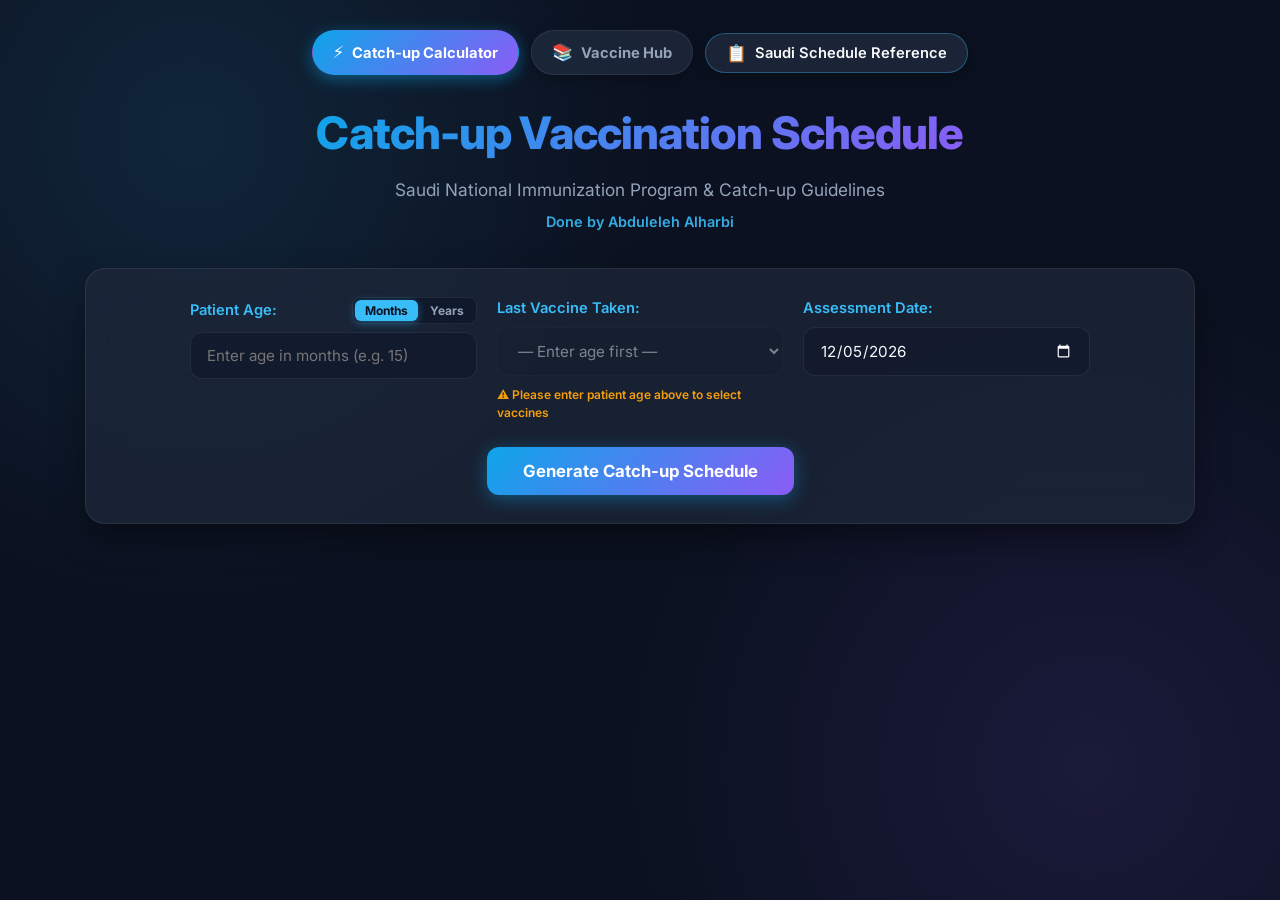
<file: index.html>
<!DOCTYPE html>
<html lang="en">

<head>
  <meta charset="UTF-8">
  <meta name="viewport" content="width=device-width, initial-scale=1.0">
  <meta name="description" content="Saudi National Catch-up Vaccination Schedule Generator.">
  <title>Catch-up Vaccination Schedule</title>
  <link rel="stylesheet" href="style.css">
  <link href="https://fonts.googleapis.com/css2?family=Inter:wght@400;500;600;700;800&display=swap" rel="stylesheet">
</head>

<body>
  <div class="app-container">
    <header>
      <!-- Navigation Bar -->
      <nav class="main-nav">
        <a href="index.html" class="nav-tab active">
          <span class="nav-icon">⚡</span>
          <span>Catch-up Calculator</span>
        </a>
        <a href="hub.html" class="nav-tab">
          <span class="nav-icon">📚</span>
          <span>Vaccine Hub</span>
        </a>
        <button type="button" id="view-schedule-btn" class="header-action-btn">
          <span class="btn-icon">📋</span>
          <span>Saudi Schedule Reference</span>
        </button>
      </nav>

      <h1>Catch-up Vaccination Schedule</h1>
      <p>Saudi National Immunization Program & Catch-up Guidelines</p>
      <p class="author-tag">Done by Abduleleh Alharbi</p>
    </header>

    <main>
      <div class="controls-card">
        <div class="input-row">
          <!-- Age Input with Unit Switcher (Months / Years) -->
          <div class="input-col">
            <div class="label-with-action">
              <label for="patient-age">Patient Age:</label>
              <div class="unit-toggle-group" id="unit-toggle-group">
                <button type="button" class="unit-btn active" data-unit="months" id="unit-months-btn">Months</button>
                <button type="button" class="unit-btn" data-unit="years" id="unit-years-btn">Years</button>
              </div>
            </div>
            <input type="number" id="patient-age" min="0" step="any" placeholder="Enter age in months (e.g. 15)">
            <input type="hidden" id="age-unit" value="months">
          </div>

          <!-- Last Vaccine Taken: Dependent on Age input -->
          <div class="input-col" id="last-schedule-wrapper">
            <div class="label-with-action">
              <label for="last-schedule">Last Vaccine Taken:</label>
              <button type="button" id="edit-custom-btn" class="mini-action-btn" style="display: none;">Edit Doses</button>
            </div>
            <select id="last-schedule" disabled title="Please enter patient age first">
              <option value="" disabled selected>— Enter age first —</option>
              <option value="None">None (0 Doses)</option>
              <option value="Birth" data-min-m="0">Birth (HepB 1)</option>
              <option value="2m" data-min-m="2">2 Months</option>
              <option value="4m" data-min-m="4">4 Months</option>
              <option value="6m" data-min-m="6">6 Months</option>
              <option value="9m" data-min-m="9">9 Months</option>
              <option value="12m" data-min-m="12">12 Months</option>
              <option value="18m" data-min-m="18">18 Months</option>
              <option value="24m" data-min-m="24">24 Months</option>
              <option value="4y" data-min-m="48">4–6 Years</option>
              <option value="11y" data-min-m="132">11 Years</option>
              <option value="12y" data-min-m="144">12 Years</option>
              <option value="18y" data-min-m="216">18 Years</option>
              <option value="Custom">Custom (Select Doses...)</option>
            </select>
            <span class="field-hint" id="age-prompt-hint">⚠️ Please enter patient age above to select vaccines</span>
          </div>

          <!-- Assessment Date -->
          <div class="input-col">
            <label for="assessment-date">Assessment Date:</label>
            <input type="date" id="assessment-date">
          </div>
        </div>
        <button id="generate-btn">Generate Catch-up Schedule</button>
      </div>

      <!-- Result Container with Single Table -->
      <div class="result-wrapper" id="result-wrapper" style="display: none;">
        <div class="summary-card" id="summary-card">
          <!-- Populated by JS -->
        </div>

        <div class="table-card">
          <div class="table-header-bar">
            <h2>Catch-up Immunization Plan</h2>
            <button id="print-btn" class="secondary-btn" title="Print Schedule">Print Schedule</button>
          </div>
          <div class="table-responsive">
            <table id="catchup-table">
              <thead>
                <tr>
                  <th class="col-age" style="width: 22%;">Age</th>
                  <th class="col-date" style="width: 18%;">Scheduled Date</th>
                  <th class="col-vaccine" style="width: 20%;">Vaccine</th>
                  <th class="col-dose" style="width: 14%;">Dose</th>
                  <th class="col-notes" style="width: 26%;">Interval & Clinical Notes</th>
                </tr>
              </thead>
              <tbody id="catchup-tbody">
                <!-- Rows dynamically rendered by JS -->
              </tbody>
            </table>
          </div>
        </div>
      </div>
    </main>
  </div>

  <!-- Modal 1: Custom Vaccine Selection Popup -->
  <div class="modal-backdrop" id="custom-modal" style="display: none;">
    <div class="modal-card">
      <div class="modal-header">
        <div class="modal-header-titles">
          <h2>Select Administered Vaccines</h2>
          <p>Check all vaccine doses the patient has already received based on the Saudi National Schedule.</p>
        </div>
        <button type="button" class="modal-close-btn" id="modal-close-btn" aria-label="Close modal">&times;</button>
      </div>

      <div class="modal-actions-bar">
        <div class="actions-left">
          <button type="button" class="action-link-btn" id="select-all-btn">Select All</button>
          <span class="action-divider">•</span>
          <button type="button" class="action-link-btn" id="clear-all-btn">Clear All</button>
        </div>
        <span class="selected-count-badge" id="selected-count-badge">0 doses selected</span>
      </div>

      <div class="modal-body" id="custom-schedule-grid">
        <!-- Rendered dynamically by script.js -->
      </div>

      <div class="modal-footer">
        <button type="button" class="secondary-btn" id="modal-cancel-btn">Cancel</button>
        <button type="button" class="primary-btn" id="modal-apply-btn">Apply Selection</button>
      </div>
    </div>
  </div>

  <!-- Modal 2: Official Saudi National Vaccine Schedule Reference -->
  <div class="modal-backdrop" id="schedule-modal" style="display: none;">
    <div class="modal-card modal-card-large">
      <div class="modal-header">
        <div class="modal-header-titles">
          <h2>Saudi National Immunization Schedule</h2>
          <p>Official routine immunization schedule approved by the Saudi Ministry of Health (MOH).</p>
        </div>
        <button type="button" class="modal-close-btn" id="schedule-modal-close-btn" aria-label="Close modal">&times;</button>
      </div>

      <div class="modal-body schedule-modal-body">
        <div class="schedule-table-wrap">
          <table class="national-schedule-table">
            <thead>
              <tr>
                <th style="width: 22%;">Milestone Age</th>
                <th style="width: 50%;">Vaccines & Doses</th>
                <th style="width: 28%;">Target Diseases / Notes</th>
              </tr>
            </thead>
            <tbody>
              <tr>
                <td><strong>🟢 Birth</strong></td>
                <td><span class="vax-chip">HepB (Dose 1)</span></td>
                <td>Hepatitis B (Within 24 hours of birth)</td>
              </tr>
              <tr>
                <td><strong>🟢 2 Months</strong></td>
                <td>
                  <div class="vax-chips-list">
                    <span class="vax-chip">HepB (Dose 2)</span>
                    <span class="vax-chip">RV (Dose 1)</span>
                    <span class="vax-chip">DTaP (Dose 1)</span>
                    <span class="vax-chip">Hib (Dose 1)</span>
                    <span class="vax-chip">PCV (Dose 1)</span>
                    <span class="vax-chip">IPV (Dose 1)</span>
                  </div>
                </td>
                <td>Hexavalent (DTaP-Hib-HepB-IPV) + RV + PCV</td>
              </tr>
              <tr>
                <td><strong>🟢 4 Months</strong></td>
                <td>
                  <div class="vax-chips-list">
                    <span class="vax-chip">HepB (Dose 3)</span>
                    <span class="vax-chip">RV (Dose 2)</span>
                    <span class="vax-chip">DTaP (Dose 2)</span>
                    <span class="vax-chip">Hib (Dose 2)</span>
                    <span class="vax-chip">PCV (Dose 2)</span>
                    <span class="vax-chip">IPV (Dose 2)</span>
                  </div>
                </td>
                <td>Hexavalent (DTaP-Hib-HepB-IPV) + RV + PCV</td>
              </tr>
              <tr>
                <td><strong>🟢 6 Months</strong></td>
                <td>
                  <div class="vax-chips-list">
                    <span class="vax-chip">BCG (Dose 1)</span>
                    <span class="vax-chip">HepB (Dose 4)</span>
                    <span class="vax-chip">RV (Dose 3)</span>
                    <span class="vax-chip">DTaP (Dose 3)</span>
                    <span class="vax-chip">Hib (Dose 3)</span>
                    <span class="vax-chip">PCV (Dose 3)</span>
                    <span class="vax-chip">IPV (Dose 3)</span>
                    <span class="vax-chip">OPV (Dose 1)</span>
                  </div>
                </td>
                <td>BCG (TB) / Hexavalent (DTaP-Hib-HepB-IPV) / RV final / OPV</td>
              </tr>
              <tr>
                <td><strong>🟢 9 Months</strong></td>
                <td>
                  <div class="vax-chips-list">
                    <span class="vax-chip">Measles (Dose 1)</span>
                    <span class="vax-chip">MCV4 (Dose 1)</span>
                  </div>
                </td>
                <td>Monovalent Measles / MenACWY (MCV4 Dose 1)</td>
              </tr>
              <tr>
                <td><strong>🟢 12 Months</strong></td>
                <td>
                  <div class="vax-chips-list">
                    <span class="vax-chip">PCV (Dose 4)</span>
                    <span class="vax-chip">OPV (Dose 2)</span>
                    <span class="vax-chip">MCV4 (Dose 2)</span>
                    <span class="vax-chip">MMR (Dose 1)</span>
                  </div>
                </td>
                <td>PCV Booster / OPV / MenACWY Dose 2 / MMR Dose 1</td>
              </tr>
              <tr>
                <td><strong>🟢 18 Months</strong></td>
                <td>
                  <div class="vax-chips-list">
                    <span class="vax-chip">DTaP (Dose 4)</span>
                    <span class="vax-chip">Hib (Dose 4)</span>
                    <span class="vax-chip">OPV (Dose 3)</span>
                    <span class="vax-chip">HepA (Dose 1)</span>
                    <span class="vax-chip">Varicella (Dose 1)</span>
                    <span class="vax-chip">MMR (Dose 2)</span>
                  </div>
                </td>
                <td>DTaP Booster 1 / Hib Booster / OPV / HepA / Varicella / MMR</td>
              </tr>
              <tr>
                <td><strong>🟢 24 Months</strong></td>
                <td>
                  <div class="vax-chips-list">
                    <span class="vax-chip">HepA (Dose 2)</span>
                  </div>
                </td>
                <td>Hepatitis A (Dose 2 - completion)</td>
              </tr>
              <tr>
                <td><strong>🟢 4–6 Years</strong></td>
                <td>
                  <div class="vax-chips-list">
                    <span class="vax-chip">DTaP (Dose 5)</span>
                    <span class="vax-chip">OPV (Dose 4)</span>
                    <span class="vax-chip">Varicella (Dose 2)</span>
                    <span class="vax-chip">MMR (Dose 3)</span>
                  </div>
                </td>
                <td>School Entry: DTaP Booster 2 / OPV / Varicella / MMR</td>
              </tr>
              <tr>
                <td><strong>🟢 11 Years</strong></td>
                <td>
                  <div class="vax-chips-list">
                    <span class="vax-chip">Tdap (Dose 1)</span>
                    <span class="vax-chip">HPV (Dose 1)</span>
                  </div>
                </td>
                <td>Adolescent Tdap booster / HPV Dose 1</td>
              </tr>
              <tr>
                <td><strong>🟢 12 Years</strong></td>
                <td>
                  <div class="vax-chips-list">
                    <span class="vax-chip">HPV (Dose 2)</span>
                  </div>
                </td>
                <td>Human Papillomavirus Dose 2 (series completion)</td>
              </tr>
              <tr>
                <td><strong>🟢 18 Years</strong></td>
                <td>
                  <div class="vax-chips-list">
                    <span class="vax-chip">MCV4 (Dose 3)</span>
                  </div>
                </td>
                <td>Meningococcal Quadrivalent (MCV4) Adult Booster</td>
              </tr>
            </tbody>
          </table>
        </div>

        <div class="legend-card">
          <h3>Vaccine Abbreviations & Definitions</h3>
          <div class="legend-grid">
            <div class="legend-item"><strong>HepB:</strong> Hepatitis B</div>
            <div class="legend-item"><strong>RV:</strong> Rotavirus</div>
            <div class="legend-item"><strong>DTaP:</strong> Diphtheria, Tetanus, acellular Pertussis</div>
            <div class="legend-item"><strong>Hib:</strong> Haemophilus influenzae type b</div>
            <div class="legend-item"><strong>PCV:</strong> Pneumococcal Conjugate Vaccine</div>
            <div class="legend-item"><strong>IPV:</strong> Inactivated Polio Vaccine</div>
            <div class="legend-item"><strong>OPV:</strong> Oral Polio Vaccine</div>
            <div class="legend-item"><strong>BCG:</strong> Bacille Calmette-Guérin (Tuberculosis)</div>
            <div class="legend-item"><strong>MCV4:</strong> Meningococcal Conjugate (MenACWY)</div>
            <div class="legend-item"><strong>MMR:</strong> Measles, Mumps, Rubella</div>
            <div class="legend-item"><strong>HepA:</strong> Hepatitis A</div>
            <div class="legend-item"><strong>Varicella:</strong> Chickenpox</div>
            <div class="legend-item"><strong>Tdap:</strong> Tetanus, Diphtheria, acellular Pertussis (Adolescent Booster)</div>
            <div class="legend-item"><strong>HPV:</strong> Human Papillomavirus</div>
          </div>
        </div>
      </div>

      <div class="modal-footer">
        <button type="button" class="secondary-btn" id="schedule-modal-cancel-btn">Close</button>
      </div>
    </div>
  </div>

  <script src="script.js"></script>
</body>

</html>
</file>
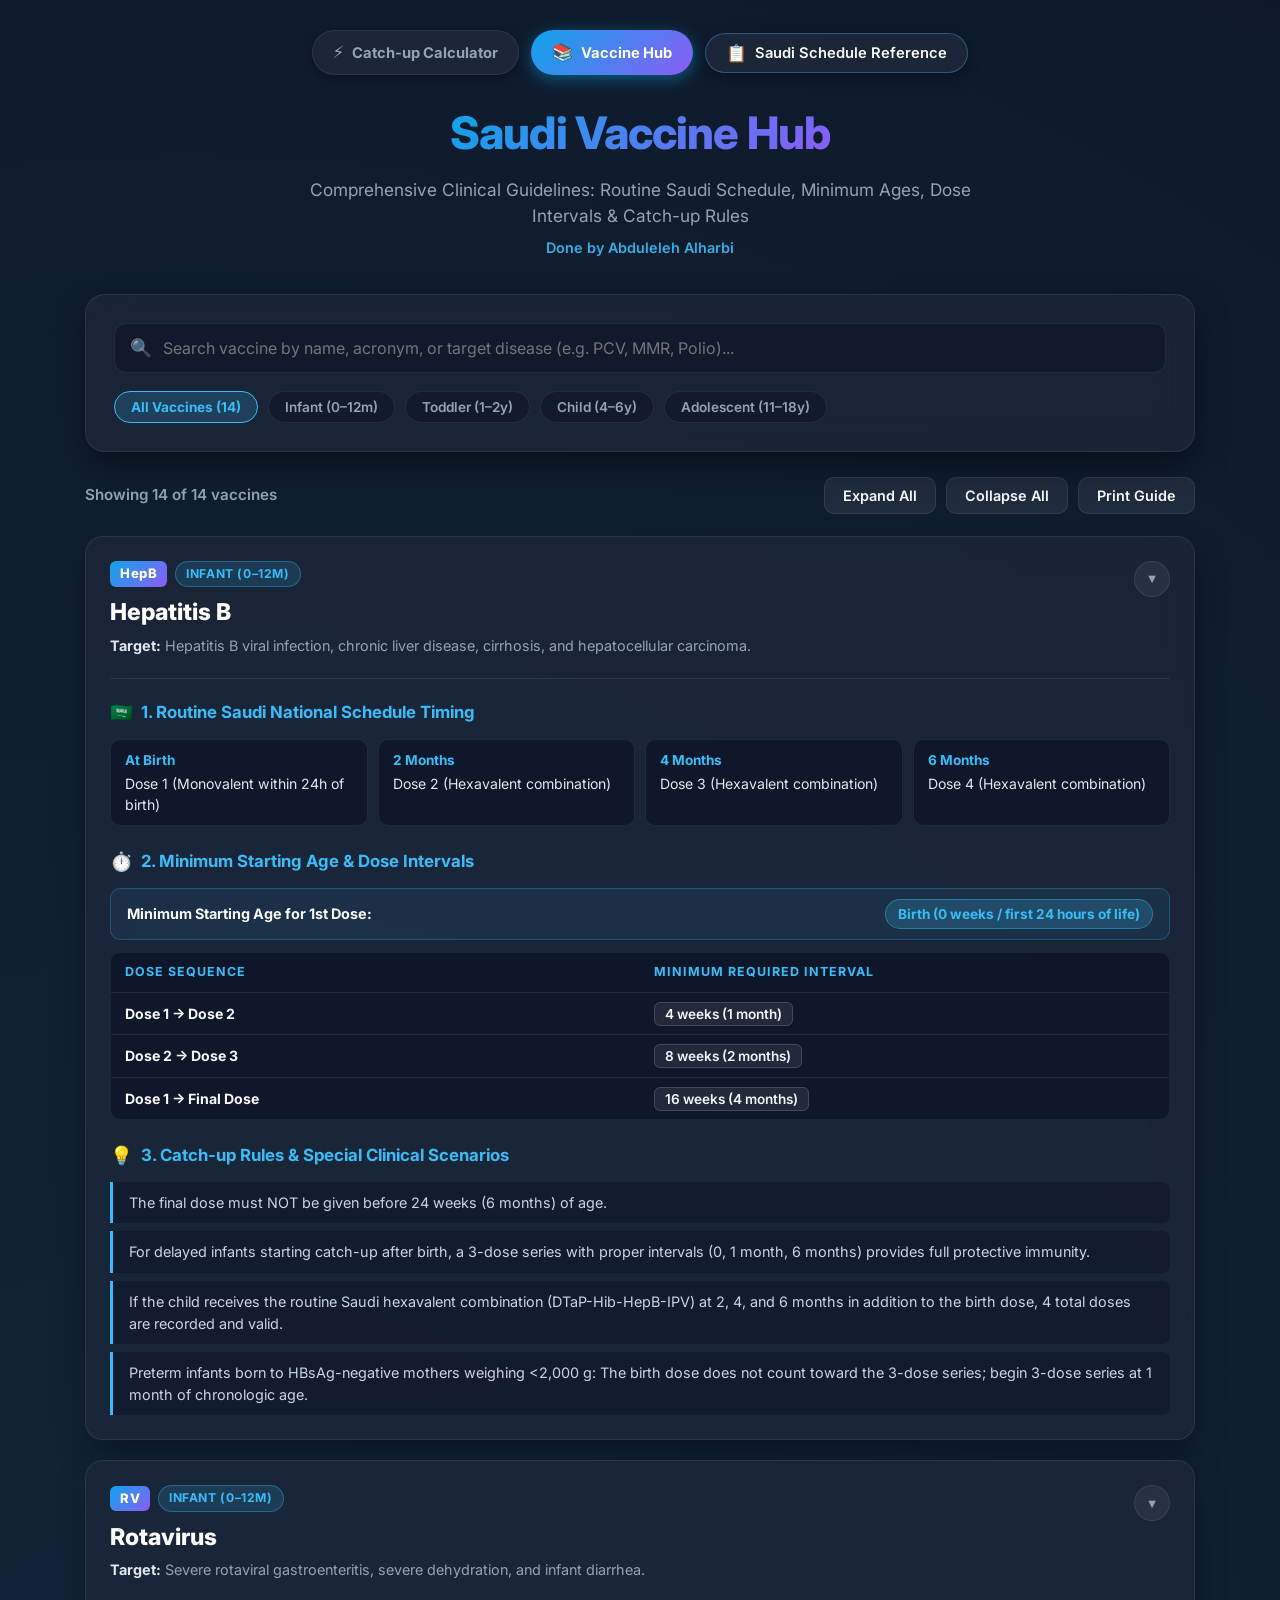
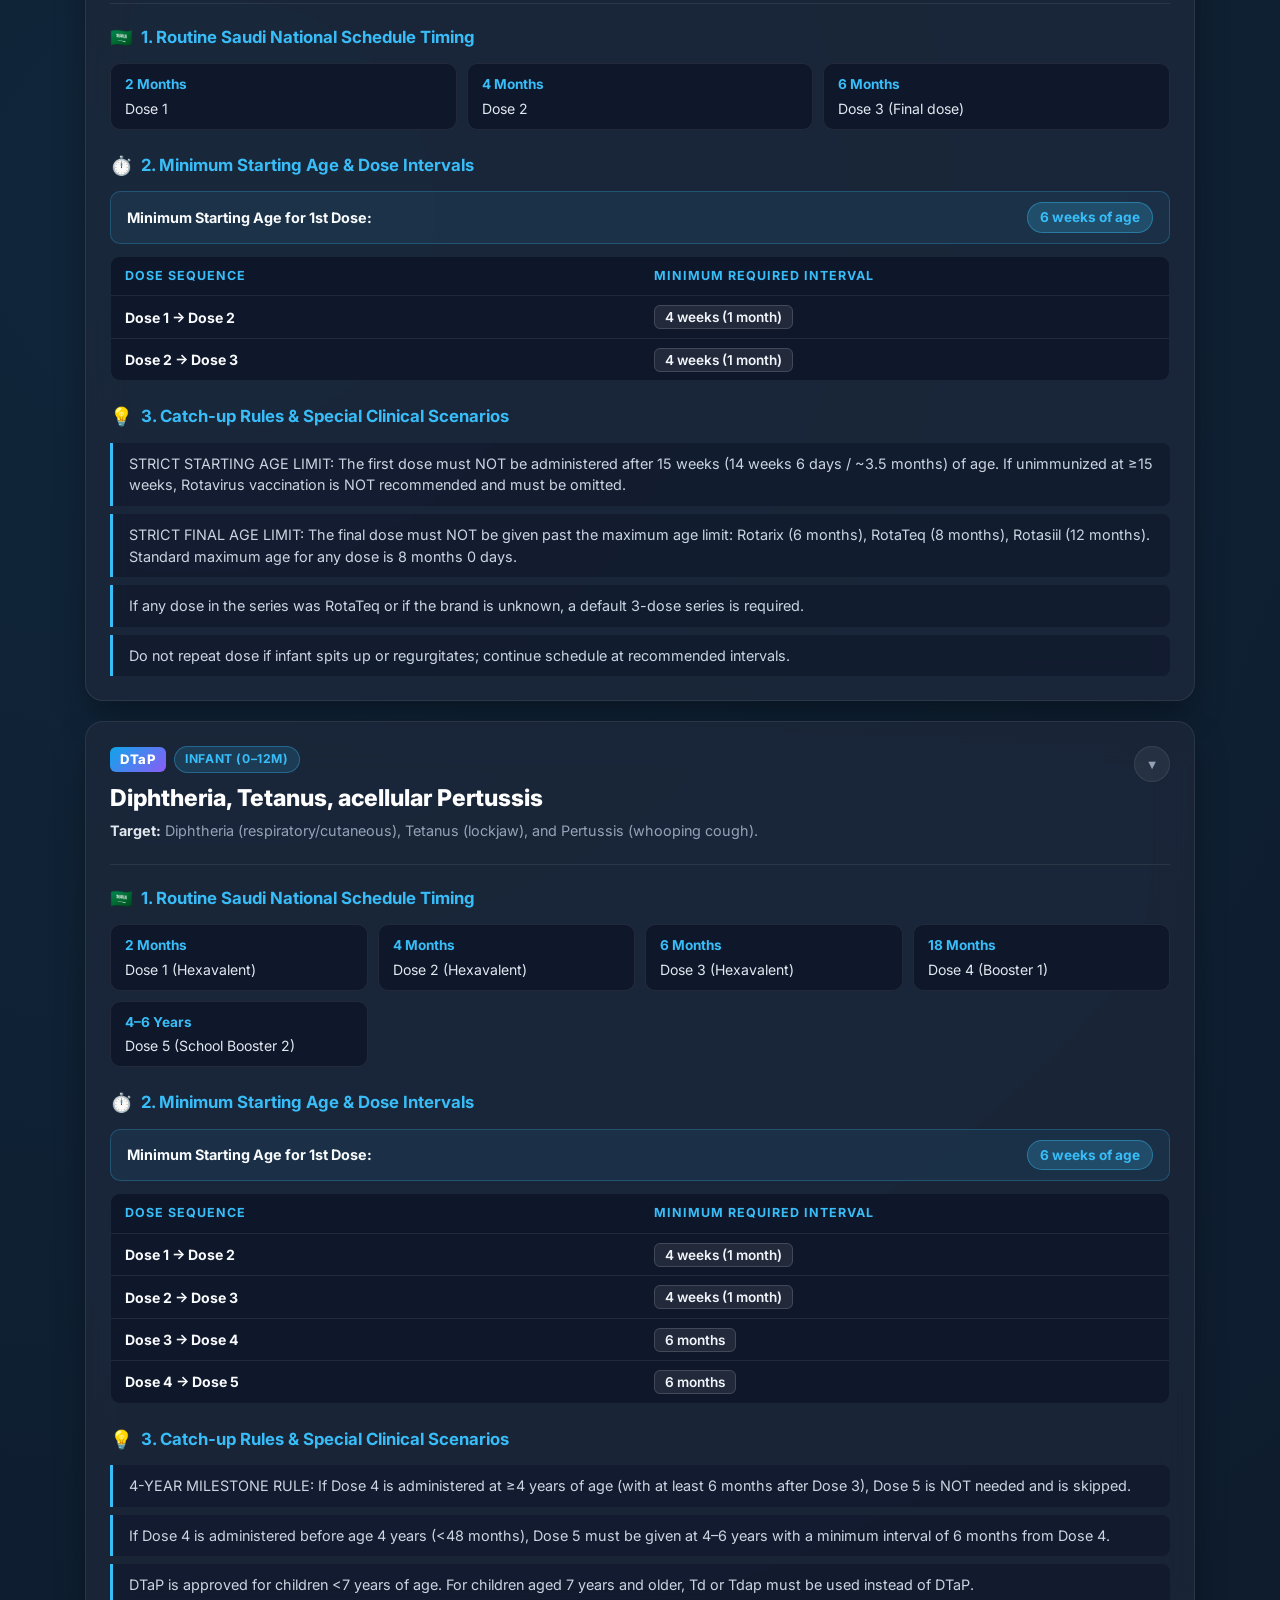
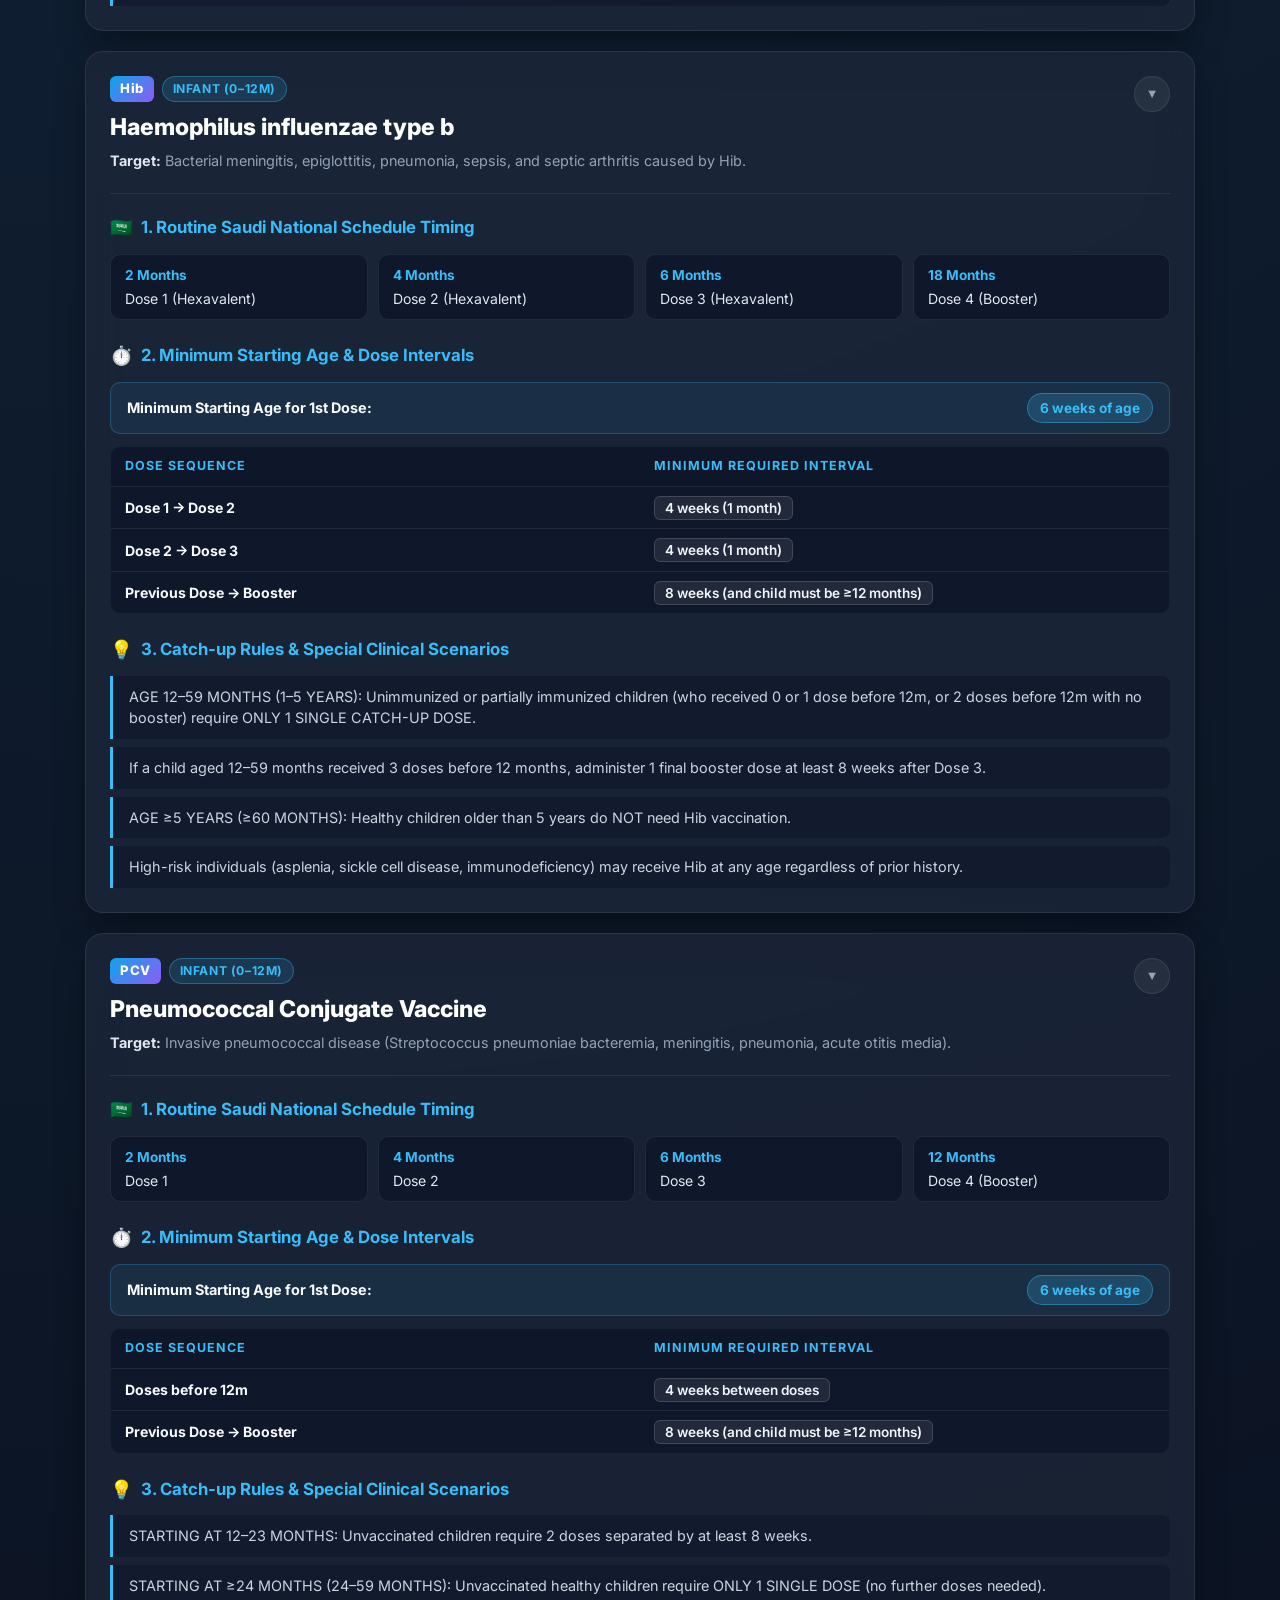
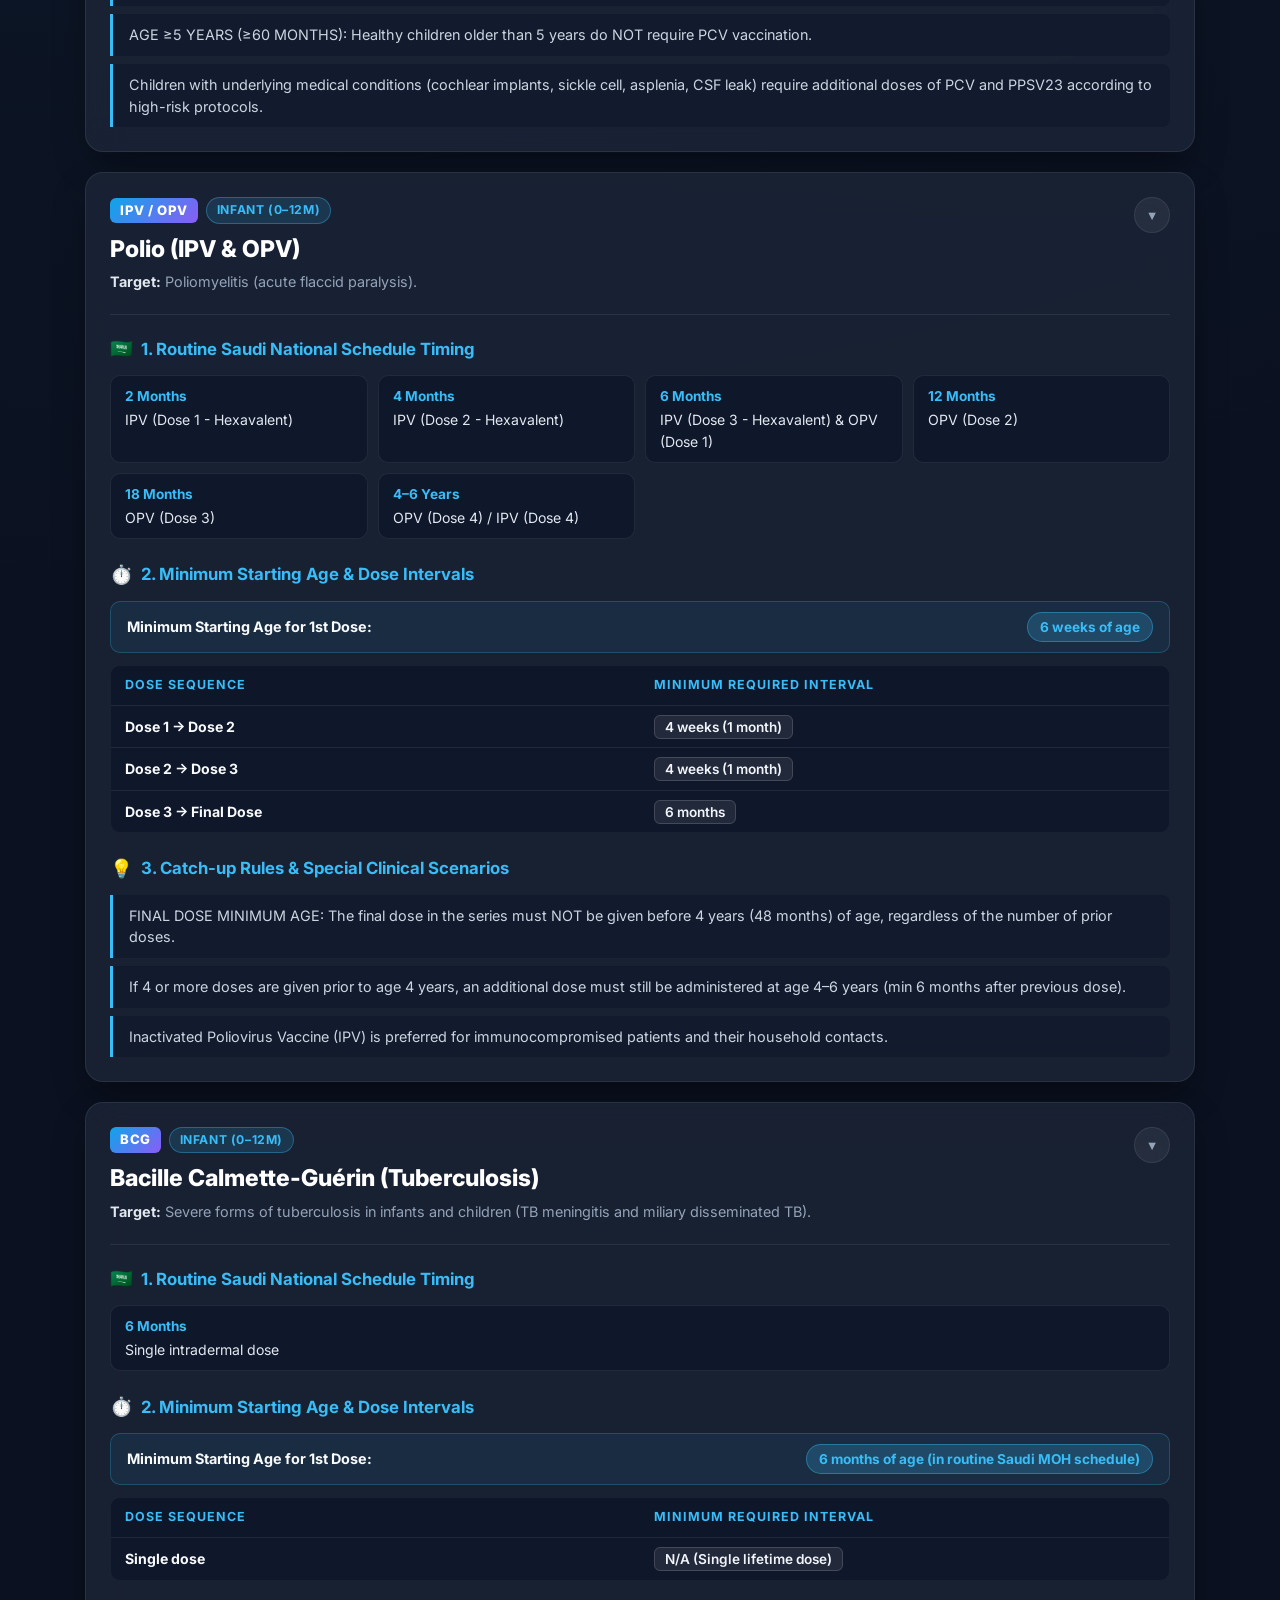
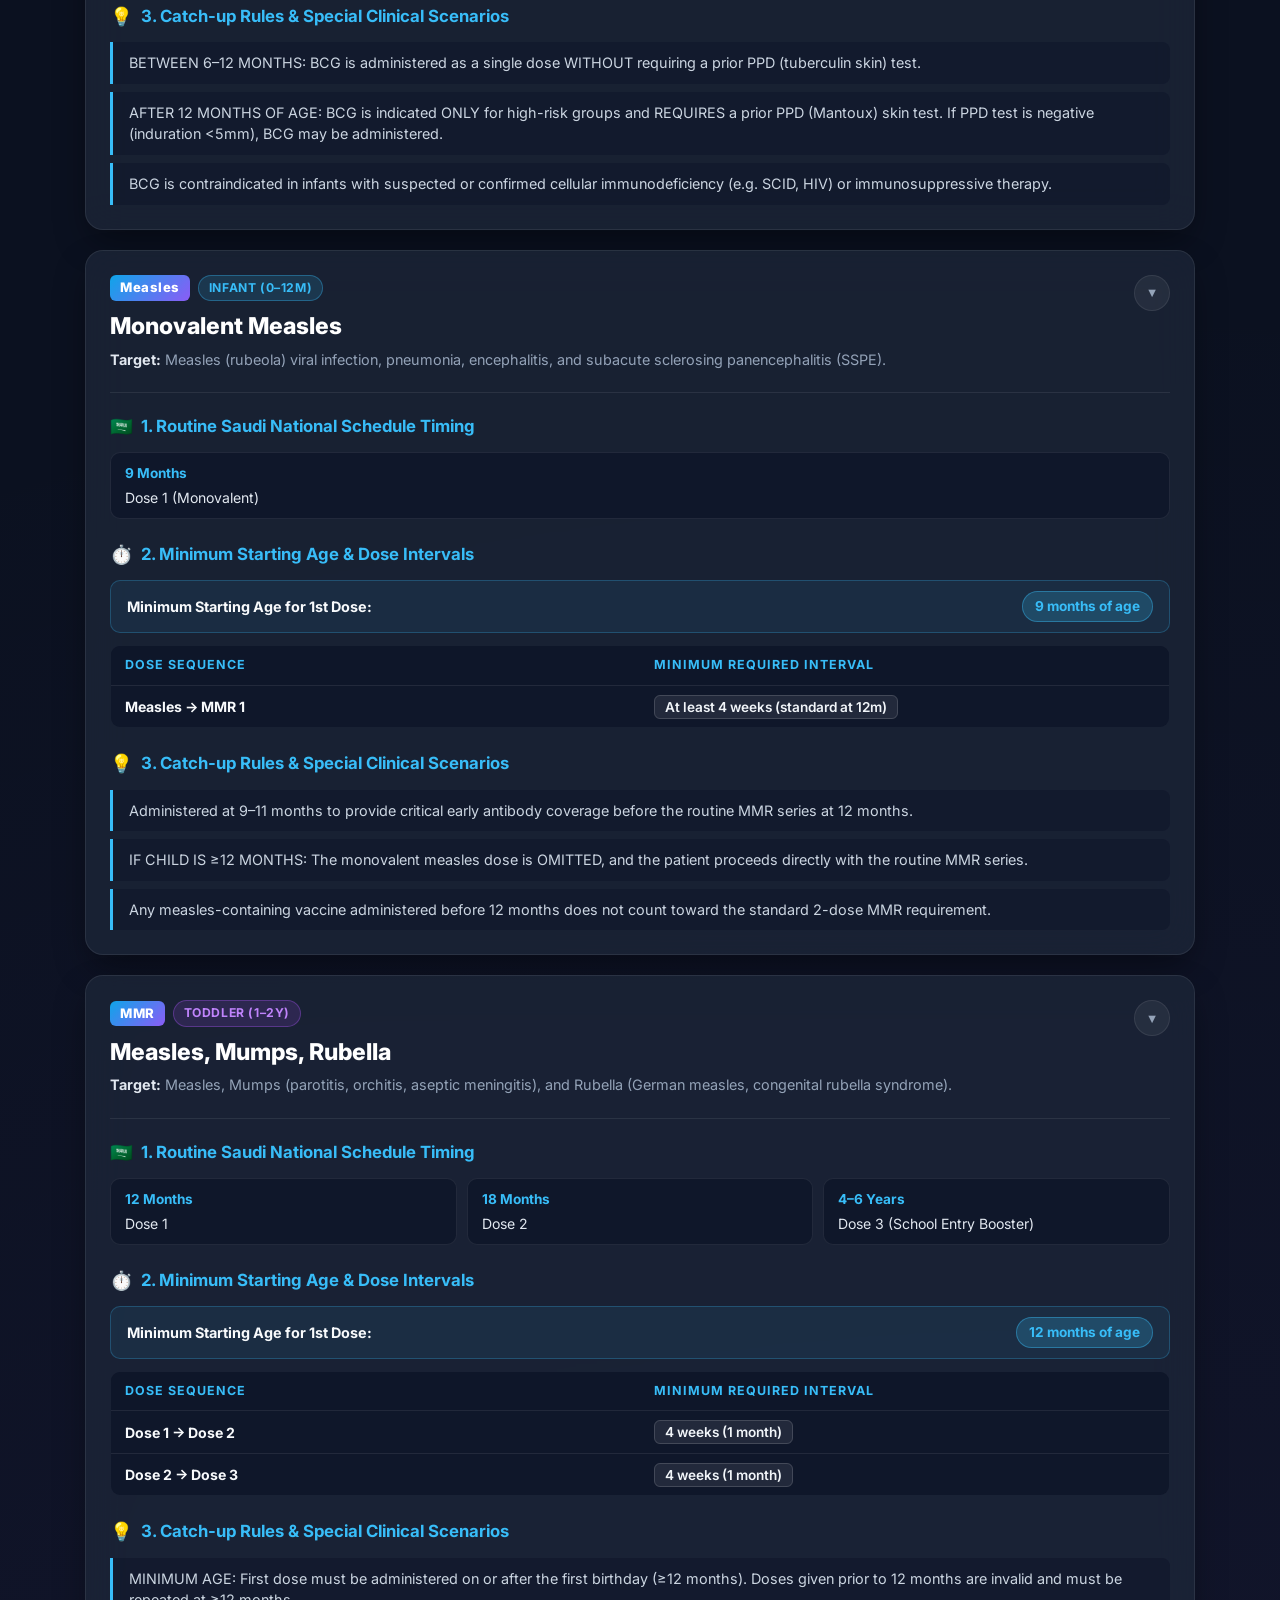
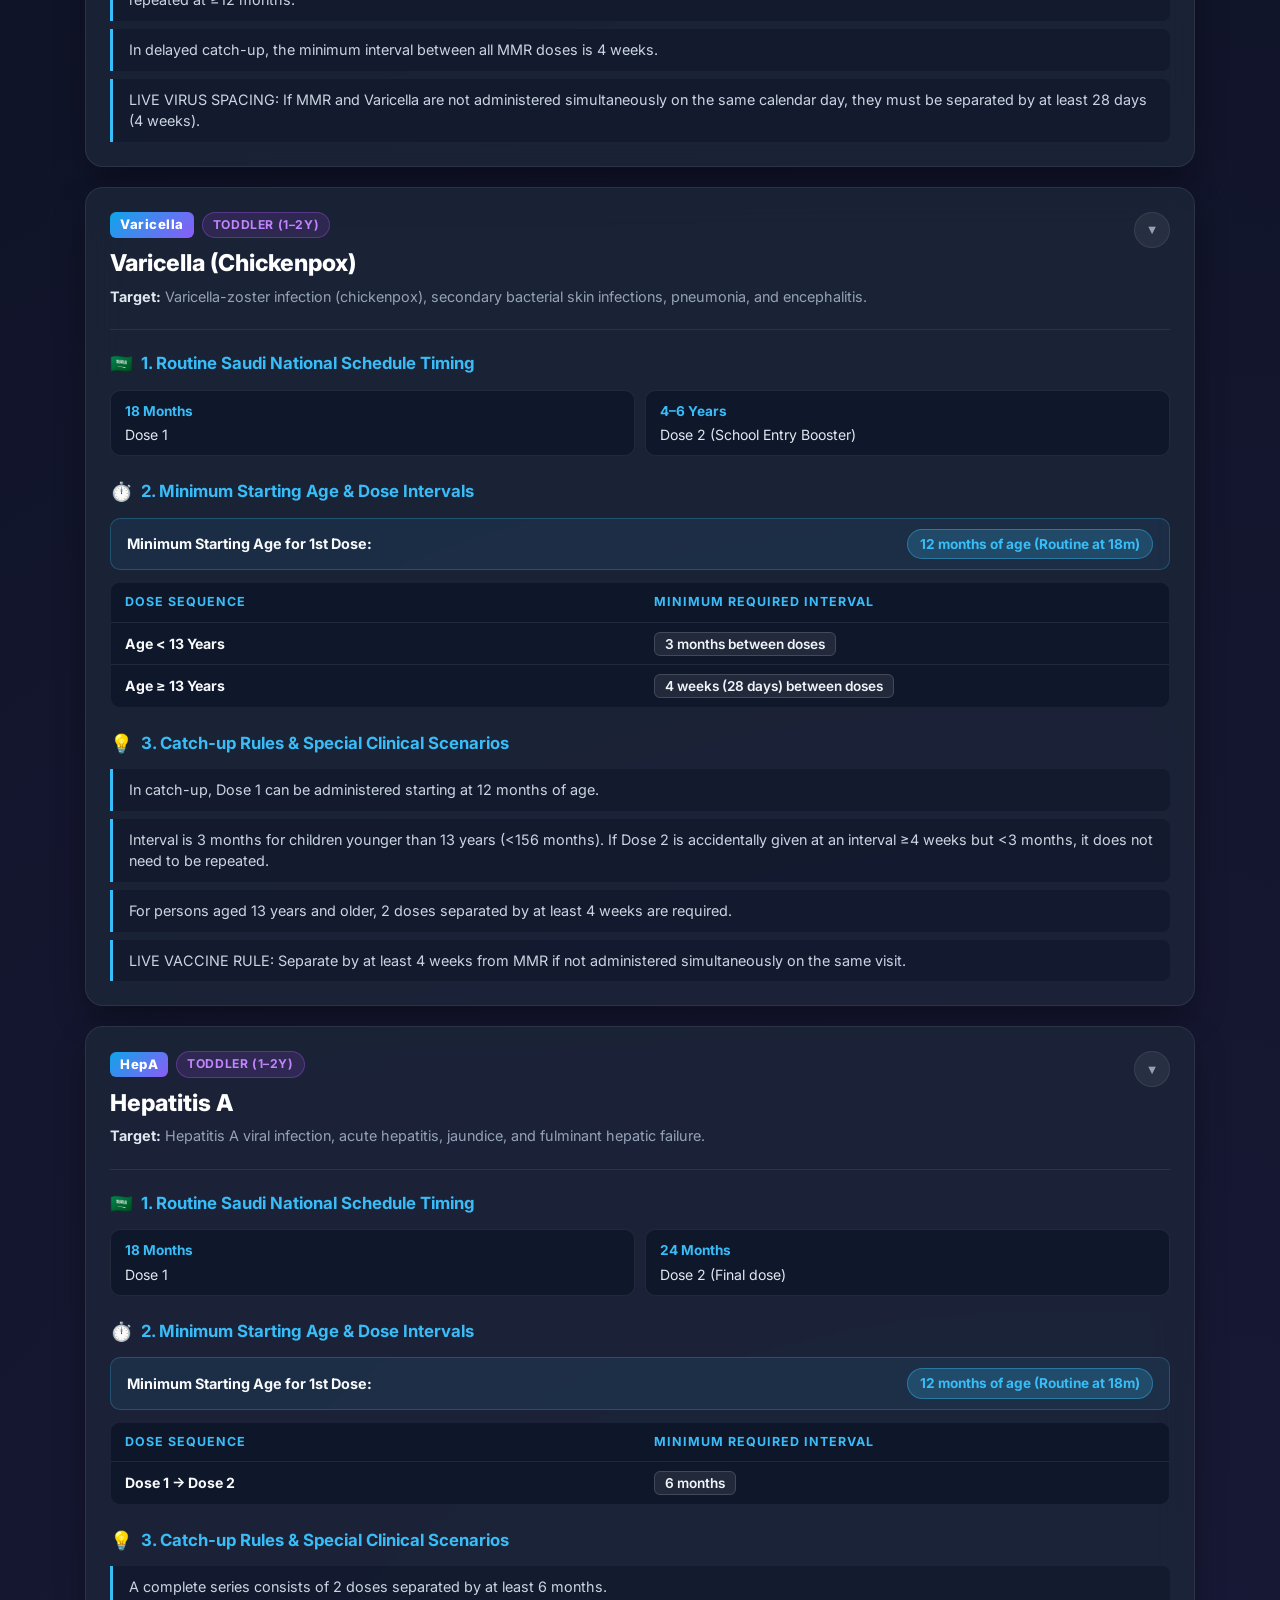
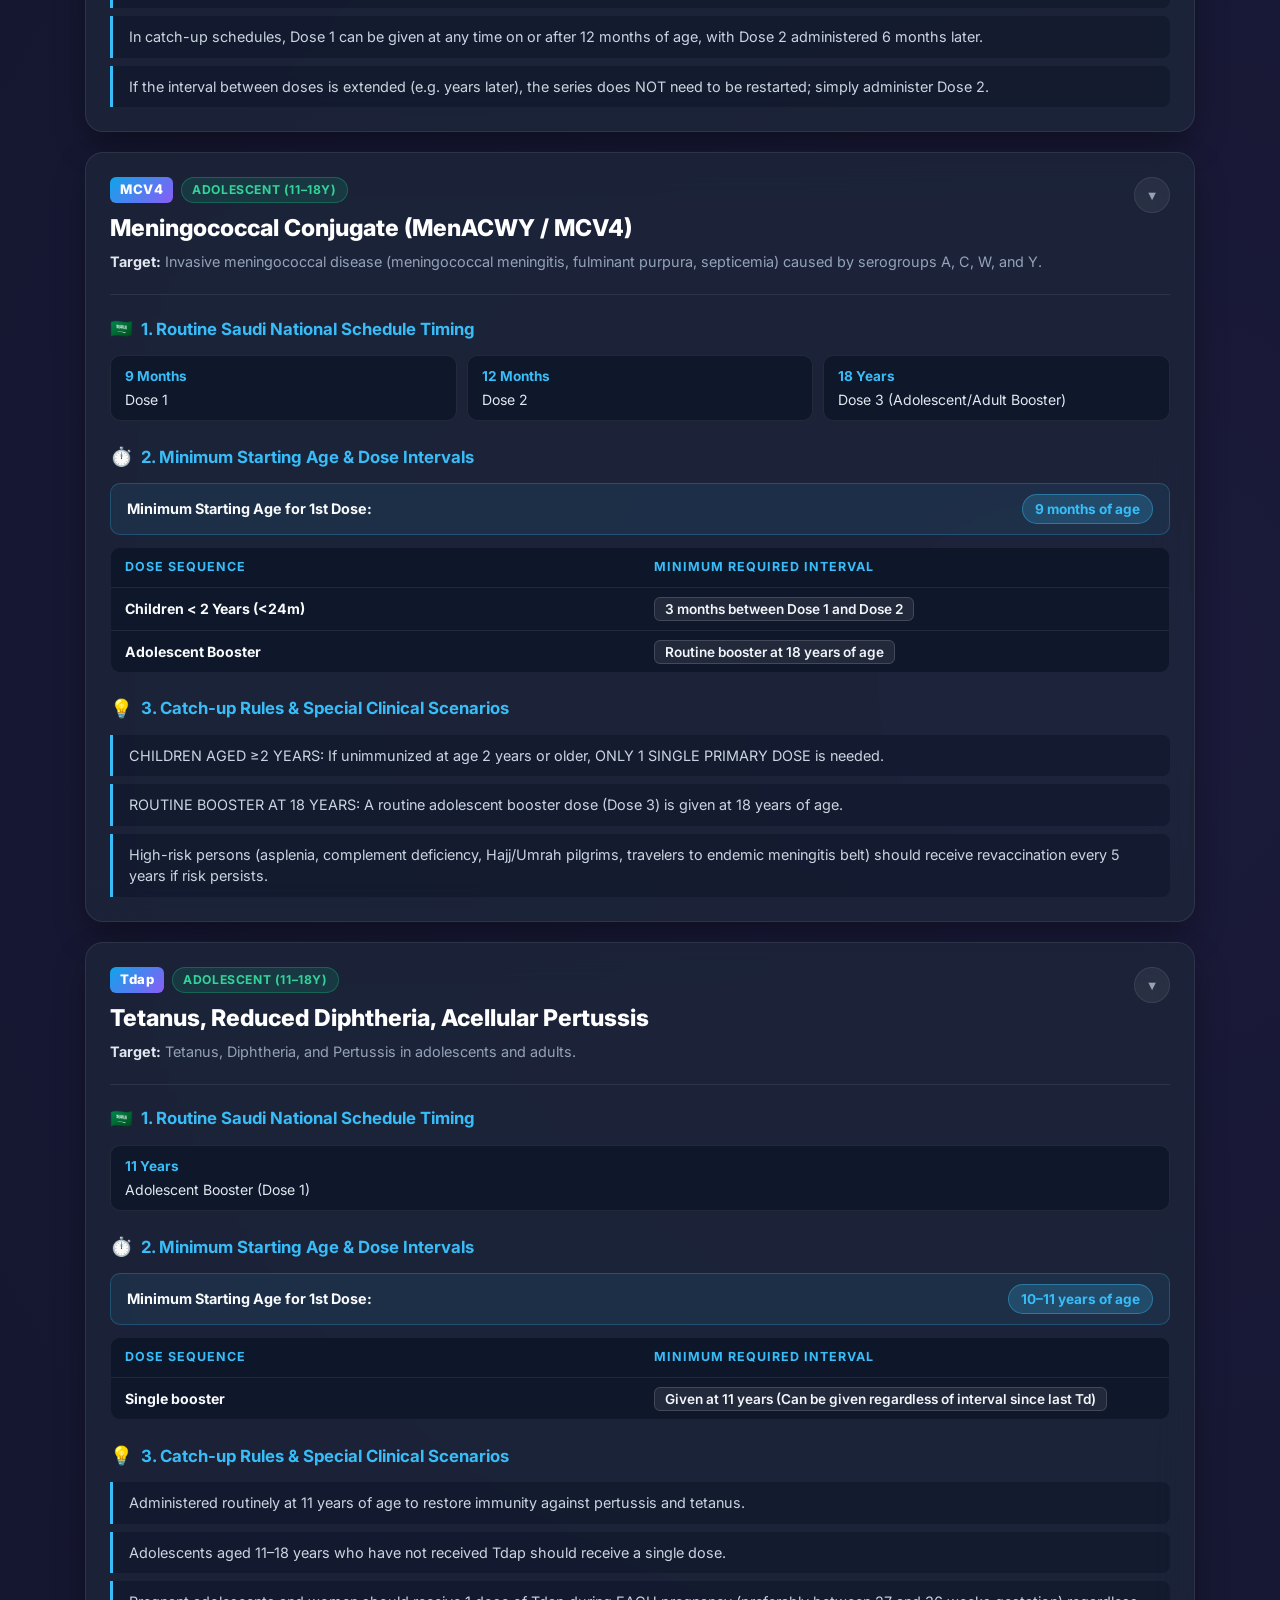
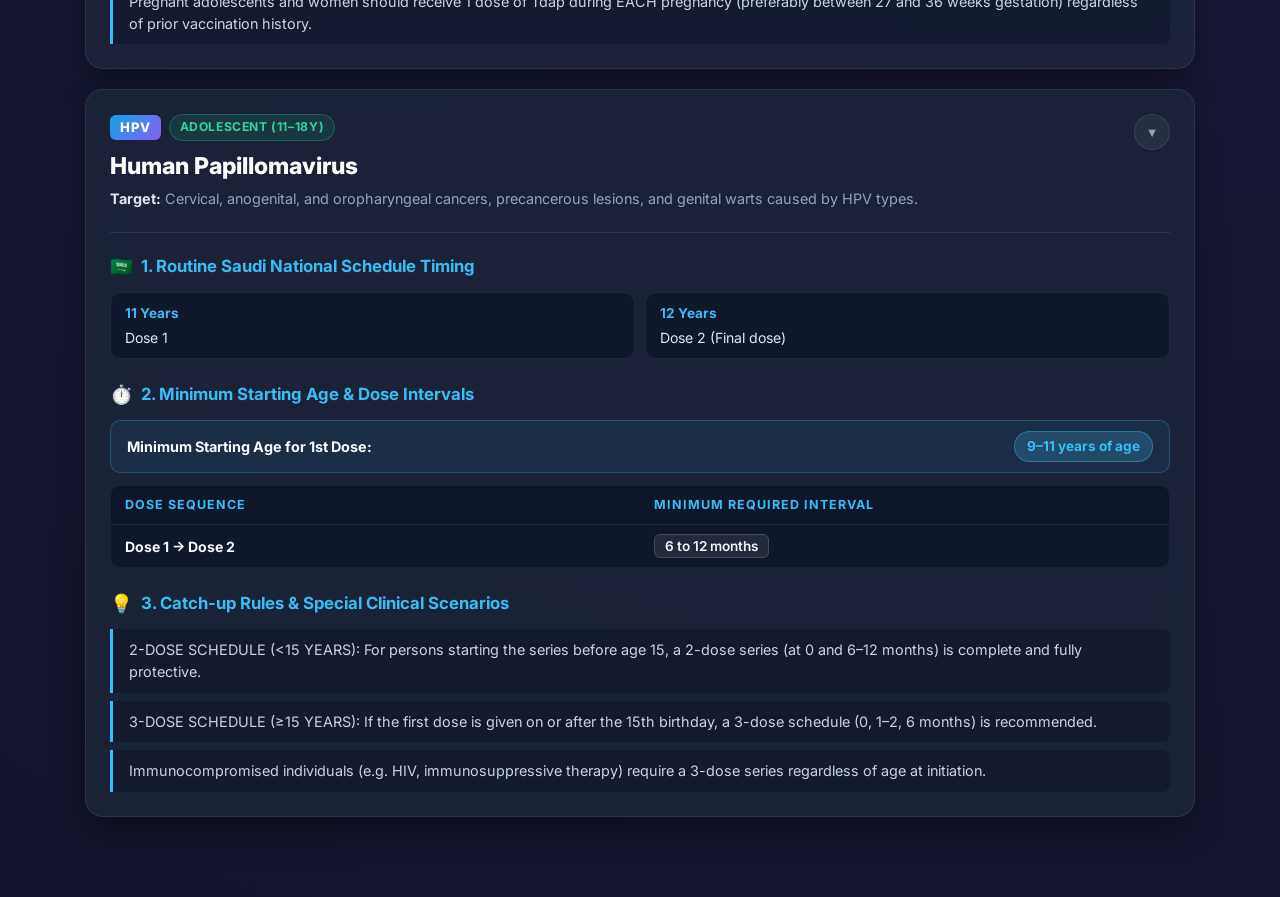
<file: hub.html>
<!DOCTYPE html>
<html lang="en">

<head>
  <meta charset="UTF-8">
  <meta name="viewport" content="width=device-width, initial-scale=1.0">
  <meta name="description" content="Saudi Vaccine Hub - Comprehensive clinical guide to Saudi National Schedule and catch-up immunization rules.">
  <title>Vaccine Hub | Saudi National Immunization & Catch-up Rules</title>
  <link rel="stylesheet" href="style.css">
  <link href="https://fonts.googleapis.com/css2?family=Inter:wght@400;500;600;700;800&display=swap" rel="stylesheet">
</head>

<body>
  <div class="app-container">
    <header>
      <!-- Navigation Bar -->
      <nav class="main-nav">
        <a href="index.html" class="nav-tab">
          <span class="nav-icon">⚡</span>
          <span>Catch-up Calculator</span>
        </a>
        <a href="hub.html" class="nav-tab active">
          <span class="nav-icon">📚</span>
          <span>Vaccine Hub</span>
        </a>
        <button type="button" id="view-schedule-btn" class="header-action-btn">
          <span class="btn-icon">📋</span>
          <span>Saudi Schedule Reference</span>
        </button>
      </nav>

      <h1>Saudi Vaccine Hub</h1>
      <p>Comprehensive Clinical Guidelines: Routine Saudi Schedule, Minimum Ages, Dose Intervals & Catch-up Rules</p>
      <p class="author-tag">Done by Abduleleh Alharbi</p>
    </header>

    <main>
      <!-- Search and Filter Bar -->
      <div class="hub-controls-card">
        <div class="search-box">
          <span class="search-icon">🔍</span>
          <input type="text" id="vaccine-search" placeholder="Search vaccine by name, acronym, or target disease (e.g. PCV, MMR, Polio)...">
        </div>
        <div class="filter-chips" id="filter-chips">
          <button type="button" class="filter-chip active" data-filter="all">All Vaccines (14)</button>
          <button type="button" class="filter-chip" data-filter="infant">Infant (0–12m)</button>
          <button type="button" class="filter-chip" data-filter="toddler">Toddler (1–2y)</button>
          <button type="button" class="filter-chip" data-filter="child">Child (4–6y)</button>
          <button type="button" class="filter-chip" data-filter="adolescent">Adolescent (11–18y)</button>
        </div>
      </div>

      <!-- Quick Summary Stats & Action -->
      <div class="hub-toolbar">
        <span class="hub-count-text" id="hub-count-text">Showing 14 vaccines</span>
        <div class="toolbar-actions">
          <button type="button" class="secondary-btn" id="expand-all-btn">Expand All</button>
          <button type="button" class="secondary-btn" id="collapse-all-btn">Collapse All</button>
          <button type="button" class="secondary-btn" id="print-hub-btn">Print Guide</button>
        </div>
      </div>

      <!-- Vaccine Cards Container -->
      <div class="vaccine-hub-grid" id="vaccine-hub-grid">
        <!-- Injected dynamically by hub.js -->
      </div>
    </main>
  </div>

  <!-- Saudi National Schedule Reference Modal -->
  <div class="modal-backdrop" id="schedule-modal" style="display: none;">
    <div class="modal-card modal-card-large">
      <div class="modal-header">
        <div class="modal-header-titles">
          <h2>Saudi National Immunization Schedule</h2>
          <p>Official routine immunization schedule approved by the Saudi Ministry of Health (MOH).</p>
        </div>
        <button type="button" class="modal-close-btn" id="schedule-modal-close-btn" aria-label="Close modal">&times;</button>
      </div>

      <div class="modal-body schedule-modal-body">
        <div class="schedule-table-wrap">
          <table class="national-schedule-table">
            <thead>
              <tr>
                <th style="width: 22%;">Milestone Age</th>
                <th style="width: 50%;">Vaccines & Doses</th>
                <th style="width: 28%;">Target Diseases / Notes</th>
              </tr>
            </thead>
            <tbody>
              <tr>
                <td><strong>🟢 Birth</strong></td>
                <td><span class="vax-chip">HepB (Dose 1)</span></td>
                <td>Hepatitis B (Within 24 hours of birth)</td>
              </tr>
              <tr>
                <td><strong>🟢 2 Months</strong></td>
                <td>
                  <div class="vax-chips-list">
                    <span class="vax-chip">HepB (Dose 2)</span>
                    <span class="vax-chip">RV (Dose 1)</span>
                    <span class="vax-chip">DTaP (Dose 1)</span>
                    <span class="vax-chip">Hib (Dose 1)</span>
                    <span class="vax-chip">PCV (Dose 1)</span>
                    <span class="vax-chip">IPV (Dose 1)</span>
                  </div>
                </td>
                <td>Hexavalent (DTaP-Hib-HepB-IPV) + RV + PCV</td>
              </tr>
              <tr>
                <td><strong>🟢 4 Months</strong></td>
                <td>
                  <div class="vax-chips-list">
                    <span class="vax-chip">HepB (Dose 3)</span>
                    <span class="vax-chip">RV (Dose 2)</span>
                    <span class="vax-chip">DTaP (Dose 2)</span>
                    <span class="vax-chip">Hib (Dose 2)</span>
                    <span class="vax-chip">PCV (Dose 2)</span>
                    <span class="vax-chip">IPV (Dose 2)</span>
                  </div>
                </td>
                <td>Hexavalent (DTaP-Hib-HepB-IPV) + RV + PCV</td>
              </tr>
              <tr>
                <td><strong>🟢 6 Months</strong></td>
                <td>
                  <div class="vax-chips-list">
                    <span class="vax-chip">BCG (Dose 1)</span>
                    <span class="vax-chip">HepB (Dose 4)</span>
                    <span class="vax-chip">RV (Dose 3)</span>
                    <span class="vax-chip">DTaP (Dose 3)</span>
                    <span class="vax-chip">Hib (Dose 3)</span>
                    <span class="vax-chip">PCV (Dose 3)</span>
                    <span class="vax-chip">IPV (Dose 3)</span>
                    <span class="vax-chip">OPV (Dose 1)</span>
                  </div>
                </td>
                <td>BCG (TB) / Hexavalent (DTaP-Hib-HepB-IPV) / RV final / OPV</td>
              </tr>
              <tr>
                <td><strong>🟢 9 Months</strong></td>
                <td>
                  <div class="vax-chips-list">
                    <span class="vax-chip">Measles (Dose 1)</span>
                    <span class="vax-chip">MCV4 (Dose 1)</span>
                  </div>
                </td>
                <td>Monovalent Measles / MenACWY (MCV4 Dose 1)</td>
              </tr>
              <tr>
                <td><strong>🟢 12 Months</strong></td>
                <td>
                  <div class="vax-chips-list">
                    <span class="vax-chip">PCV (Dose 4)</span>
                    <span class="vax-chip">OPV (Dose 2)</span>
                    <span class="vax-chip">MCV4 (Dose 2)</span>
                    <span class="vax-chip">MMR (Dose 1)</span>
                  </div>
                </td>
                <td>PCV Booster / OPV / MenACWY Dose 2 / MMR Dose 1</td>
              </tr>
              <tr>
                <td><strong>🟢 18 Months</strong></td>
                <td>
                  <div class="vax-chips-list">
                    <span class="vax-chip">DTaP (Dose 4)</span>
                    <span class="vax-chip">Hib (Dose 4)</span>
                    <span class="vax-chip">OPV (Dose 3)</span>
                    <span class="vax-chip">HepA (Dose 1)</span>
                    <span class="vax-chip">Varicella (Dose 1)</span>
                    <span class="vax-chip">MMR (Dose 2)</span>
                  </div>
                </td>
                <td>DTaP Booster 1 / Hib Booster / OPV / HepA / Varicella / MMR</td>
              </tr>
              <tr>
                <td><strong>🟢 24 Months</strong></td>
                <td>
                  <div class="vax-chips-list">
                    <span class="vax-chip">HepA (Dose 2)</span>
                  </div>
                </td>
                <td>Hepatitis A (Dose 2 - completion)</td>
              </tr>
              <tr>
                <td><strong>🟢 4–6 Years</strong></td>
                <td>
                  <div class="vax-chips-list">
                    <span class="vax-chip">DTaP (Dose 5)</span>
                    <span class="vax-chip">OPV (Dose 4)</span>
                    <span class="vax-chip">Varicella (Dose 2)</span>
                    <span class="vax-chip">MMR (Dose 3)</span>
                  </div>
                </td>
                <td>School Entry: DTaP Booster 2 / OPV / Varicella / MMR</td>
              </tr>
              <tr>
                <td><strong>🟢 11 Years</strong></td>
                <td>
                  <div class="vax-chips-list">
                    <span class="vax-chip">Tdap (Dose 1)</span>
                    <span class="vax-chip">HPV (Dose 1)</span>
                  </div>
                </td>
                <td>Adolescent Tdap booster / HPV Dose 1</td>
              </tr>
              <tr>
                <td><strong>🟢 12 Years</strong></td>
                <td>
                  <div class="vax-chips-list">
                    <span class="vax-chip">HPV (Dose 2)</span>
                  </div>
                </td>
                <td>Human Papillomavirus Dose 2 (series completion)</td>
              </tr>
              <tr>
                <td><strong>🟢 18 Years</strong></td>
                <td>
                  <div class="vax-chips-list">
                    <span class="vax-chip">MCV4 (Dose 3)</span>
                  </div>
                </td>
                <td>Meningococcal Quadrivalent (MCV4) Adult Booster</td>
              </tr>
            </tbody>
          </table>
        </div>

        <div class="legend-card">
          <h3>Vaccine Abbreviations & Definitions</h3>
          <div class="legend-grid">
            <div class="legend-item"><strong>HepB:</strong> Hepatitis B</div>
            <div class="legend-item"><strong>RV:</strong> Rotavirus</div>
            <div class="legend-item"><strong>DTaP:</strong> Diphtheria, Tetanus, acellular Pertussis</div>
            <div class="legend-item"><strong>Hib:</strong> Haemophilus influenzae type b</div>
            <div class="legend-item"><strong>PCV:</strong> Pneumococcal Conjugate Vaccine</div>
            <div class="legend-item"><strong>IPV:</strong> Inactivated Polio Vaccine</div>
            <div class="legend-item"><strong>OPV:</strong> Oral Polio Vaccine</div>
            <div class="legend-item"><strong>BCG:</strong> Bacille Calmette-Guérin (Tuberculosis)</div>
            <div class="legend-item"><strong>MCV4:</strong> Meningococcal Conjugate (MenACWY)</div>
            <div class="legend-item"><strong>MMR:</strong> Measles, Mumps, Rubella</div>
            <div class="legend-item"><strong>HepA:</strong> Hepatitis A</div>
            <div class="legend-item"><strong>Varicella:</strong> Chickenpox</div>
            <div class="legend-item"><strong>Tdap:</strong> Tetanus, Diphtheria, acellular Pertussis (Adolescent Booster)</div>
            <div class="legend-item"><strong>HPV:</strong> Human Papillomavirus</div>
          </div>
        </div>
      </div>

      <div class="modal-footer">
        <button type="button" class="secondary-btn" id="schedule-modal-cancel-btn">Close</button>
      </div>
    </div>
  </div>

  <script src="hub.js"></script>
</body>

</html>
</file>
<file: style.css>
:root {
  --bg-color: #0b1120;
  --text-main: #f8fafc;
  --text-muted: #94a3b8;
  --card-bg: rgba(30, 41, 59, 0.7);
  --card-bg-solid: #1e293b;
  --card-bg-inner: #0f172a;
  --accent: #38bdf8;
  --accent-glow: rgba(56, 189, 248, 0.25);
  --gradient: linear-gradient(135deg, #0ea5e9, #8b5cf6);
  --border: rgba(255, 255, 255, 0.08);
  --border-highlight: rgba(56, 189, 248, 0.35);
  --row-hover: rgba(255, 255, 255, 0.03);
  --row-alt: rgba(15, 23, 42, 0.4);
}

* {
  box-sizing: border-box;
  margin: 0;
  padding: 0;
}

body {
  font-family: 'Inter', system-ui, -apple-system, sans-serif;
  background-color: var(--bg-color);
  background-image: 
    radial-gradient(circle at 15% 15%, rgba(56, 189, 248, 0.12), transparent 35%),
    radial-gradient(circle at 85% 85%, rgba(139, 92, 246, 0.12), transparent 35%);
  color: var(--text-main);
  min-height: 100vh;
  display: flex;
  justify-content: center;
  align-items: flex-start;
  line-height: 1.5;
}

.app-container {
  max-width: 1150px;
  width: 100%;
  padding: 30px 20px 80px 20px;
}

/* Navigation Header */
.main-nav {
  display: flex;
  align-items: center;
  justify-content: center;
  gap: 12px;
  margin-bottom: 25px;
  flex-wrap: wrap;
}

.nav-tab {
  display: inline-flex;
  align-items: center;
  gap: 8px;
  background: rgba(30, 41, 59, 0.85);
  border: 1px solid var(--border);
  color: var(--text-muted);
  padding: 9px 20px;
  border-radius: 30px;
  font-size: 0.92rem;
  font-weight: 700;
  text-decoration: none;
  transition: all 0.25s ease;
  font-family: inherit;
  box-shadow: 0 4px 12px rgba(0, 0, 0, 0.25);
}

.nav-tab:hover {
  color: #fff;
  border-color: var(--accent);
  background: rgba(56, 189, 248, 0.1);
  transform: translateY(-1px);
}

.nav-tab.active {
  background: var(--gradient);
  color: #fff;
  border-color: transparent;
  box-shadow: 0 4px 16px rgba(14, 165, 233, 0.45);
}

.nav-icon, .btn-icon {
  font-size: 1.05rem;
}

.header-action-btn {
  display: inline-flex;
  align-items: center;
  gap: 8px;
  background: rgba(30, 41, 59, 0.85);
  border: 1px solid var(--border-highlight);
  color: var(--text-main);
  padding: 9px 20px;
  border-radius: 30px;
  font-size: 0.92rem;
  font-weight: 600;
  cursor: pointer;
  transition: all 0.25s ease;
  font-family: inherit;
  box-shadow: 0 4px 14px rgba(0, 0, 0, 0.3);
}

.header-action-btn:hover {
  background: rgba(56, 189, 248, 0.15);
  border-color: var(--accent);
  transform: translateY(-1px);
  box-shadow: 0 6px 18px rgba(56, 189, 248, 0.25);
}

header {
  text-align: center;
  margin-bottom: 35px;
  animation: fadeInDown 0.7s ease-out;
  display: flex;
  flex-direction: column;
  align-items: center;
}

h1 {
  font-size: 2.8rem;
  font-weight: 800;
  background: var(--gradient);
  -webkit-background-clip: text;
  -webkit-text-fill-color: transparent;
  margin: 0 0 10px 0;
  letter-spacing: -0.02em;
}

header p {
  color: var(--text-muted);
  font-size: 1.08rem;
  margin: 0;
  max-width: 720px;
}

.author-tag {
  font-size: 0.9rem;
  color: #38bdf8;
  font-weight: 600;
  margin-top: 8px;
  opacity: 0.9;
}

/* Controls Card */
.controls-card, .hub-controls-card {
  background: var(--card-bg);
  backdrop-filter: blur(20px);
  -webkit-backdrop-filter: blur(20px);
  border: 1px solid var(--border);
  border-radius: 20px;
  padding: 28px;
  box-shadow: 0 15px 35px -5px rgba(0, 0, 0, 0.5);
  margin-bottom: 25px;
  animation: fadeInUp 0.5s ease-out;
}

.controls-card {
  display: flex;
  flex-direction: column;
  align-items: center;
  gap: 20px;
}

.input-row {
  display: grid;
  grid-template-columns: repeat(auto-fit, minmax(220px, 1fr));
  gap: 20px;
  width: 100%;
  max-width: 900px;
}

.input-col {
  display: flex;
  flex-direction: column;
  gap: 8px;
  position: relative;
}

.label-with-action {
  display: flex;
  justify-content: space-between;
  align-items: center;
  gap: 8px;
}

.input-col label {
  font-size: 0.92rem;
  font-weight: 600;
  color: var(--accent);
}

/* Unit Toggle Switch */
.unit-toggle-group {
  display: inline-flex;
  background: rgba(15, 23, 42, 0.8);
  border: 1px solid var(--border);
  border-radius: 8px;
  padding: 2px;
  gap: 2px;
}

.unit-btn {
  background: transparent;
  border: none;
  color: var(--text-muted);
  font-size: 0.75rem;
  font-weight: 700;
  padding: 3px 10px;
  border-radius: 6px;
  cursor: pointer;
  transition: all 0.2s ease;
  font-family: inherit;
}

.unit-btn:hover {
  color: #fff;
}

.unit-btn.active {
  background: var(--accent);
  color: #0b1120;
  box-shadow: 0 2px 8px rgba(56, 189, 248, 0.4);
}

.mini-action-btn {
  background: rgba(56, 189, 248, 0.15);
  border: 1px solid rgba(56, 189, 248, 0.35);
  color: var(--accent);
  padding: 2px 8px;
  border-radius: 6px;
  font-size: 0.75rem;
  font-weight: 700;
  cursor: pointer;
  transition: all 0.2s ease;
  font-family: inherit;
}

.mini-action-btn:hover {
  background: rgba(56, 189, 248, 0.25);
  border-color: var(--accent);
}

#patient-age, #last-schedule, #assessment-date {
  width: 100%;
  padding: 13px 16px;
  font-size: 0.95rem;
  border-radius: 12px;
  border: 1px solid var(--border);
  background: rgba(15, 23, 42, 0.6);
  color: var(--text-main);
  outline: none;
  transition: all 0.25s ease;
  font-family: inherit;
}

#assessment-date::-webkit-calendar-picker-indicator {
  filter: invert(1);
  cursor: pointer;
}

#last-schedule option {
  background: var(--card-bg-solid);
  color: white;
  padding: 8px;
}

#last-schedule:disabled {
  opacity: 0.45;
  cursor: not-allowed;
  background: rgba(15, 23, 42, 0.3);
  border-color: rgba(255, 255, 255, 0.05);
}

.field-hint {
  font-size: 0.75rem;
  color: #f59e0b;
  font-weight: 600;
  margin-top: 2px;
  transition: opacity 0.2s ease;
}

#patient-age:focus, #last-schedule:focus:not(:disabled), #assessment-date:focus {
  border-color: var(--accent);
  background: rgba(15, 23, 42, 0.9);
  box-shadow: 0 0 0 3px var(--accent-glow);
}

#generate-btn {
  padding: 14px 36px;
  font-size: 1.05rem;
  font-weight: 700;
  border-radius: 12px;
  border: none;
  background: var(--gradient);
  color: white;
  cursor: pointer;
  transition: all 0.25s ease;
  font-family: inherit;
  box-shadow: 0 4px 18px rgba(14, 165, 233, 0.4);
  margin-top: 5px;
}

#generate-btn:hover {
  transform: translateY(-2px);
  box-shadow: 0 8px 24px rgba(14, 165, 233, 0.55);
}

#generate-btn:active {
  transform: translateY(1px);
}

/* Result Wrapper */
.result-wrapper {
  animation: fadeInUp 0.6s ease-out;
  display: flex;
  flex-direction: column;
  gap: 25px;
}

/* Summary Card */
.summary-card {
  background: var(--card-bg);
  backdrop-filter: blur(20px);
  border: 1px solid var(--border);
  border-radius: 16px;
  padding: 22px 28px;
  display: grid;
  grid-template-columns: repeat(auto-fit, minmax(180px, 1fr));
  gap: 20px;
  box-shadow: 0 10px 25px -5px rgba(0, 0, 0, 0.35);
}

.summary-item {
  display: flex;
  flex-direction: column;
  gap: 4px;
}

.summary-label {
  font-size: 0.8rem;
  font-weight: 600;
  text-transform: uppercase;
  letter-spacing: 0.06em;
  color: var(--text-muted);
}

.summary-value {
  font-size: 1.15rem;
  font-weight: 700;
  color: var(--text-main);
}

.summary-value.highlight {
  color: var(--accent);
}

/* Table Card */
.table-card {
  background: var(--card-bg);
  backdrop-filter: blur(20px);
  -webkit-backdrop-filter: blur(20px);
  border: 1px solid var(--border);
  border-radius: 20px;
  padding: 28px;
  box-shadow: 0 25px 50px -12px rgba(0, 0, 0, 0.5);
}

.table-header-bar {
  display: flex;
  justify-content: space-between;
  align-items: center;
  margin-bottom: 22px;
  flex-wrap: wrap;
  gap: 15px;
}

.table-header-bar h2 {
  font-size: 1.45rem;
  font-weight: 700;
  color: var(--text-main);
}

.secondary-btn {
  background: rgba(255, 255, 255, 0.07);
  border: 1px solid var(--border);
  color: var(--text-main);
  padding: 9px 18px;
  border-radius: 10px;
  font-size: 0.9rem;
  font-weight: 600;
  cursor: pointer;
  transition: all 0.2s ease;
  font-family: inherit;
}

.secondary-btn:hover {
  background: rgba(255, 255, 255, 0.15);
  border-color: var(--accent);
}

.primary-btn {
  background: var(--gradient);
  border: none;
  color: white;
  padding: 9px 22px;
  border-radius: 10px;
  font-size: 0.95rem;
  font-weight: 700;
  cursor: pointer;
  transition: all 0.2s ease;
  font-family: inherit;
  box-shadow: 0 2px 10px rgba(14, 165, 233, 0.35);
}

.primary-btn:hover {
  transform: translateY(-1px);
  box-shadow: 0 4px 14px rgba(14, 165, 233, 0.5);
}

.table-responsive,
.schedule-table-wrap {
  overflow-x: auto;
  border-radius: 14px;
  border: 1px solid var(--border);
}

/* Custom scrollbars */
.table-responsive::-webkit-scrollbar,
.schedule-table-wrap::-webkit-scrollbar,
.modal-body::-webkit-scrollbar {
  width: 8px;
  height: 8px;
}
.table-responsive::-webkit-scrollbar-track,
.schedule-table-wrap::-webkit-scrollbar-track,
.modal-body::-webkit-scrollbar-track {
  background: rgba(0, 0, 0, 0.2); 
  border-radius: 10px;
}
.table-responsive::-webkit-scrollbar-thumb,
.schedule-table-wrap::-webkit-scrollbar-thumb,
.modal-body::-webkit-scrollbar-thumb {
  background: rgba(255, 255, 255, 0.2); 
  border-radius: 10px;
}

table {
  width: 100%;
  border-collapse: collapse;
  text-align: left;
}

thead {
  background: rgba(15, 23, 42, 0.85);
}

th {
  padding: 16px 20px;
  font-weight: 700;
  color: var(--accent);
  text-transform: uppercase;
  font-size: 0.8rem;
  letter-spacing: 0.08em;
  border-bottom: 1px solid var(--border);
  white-space: nowrap;
}

td {
  padding: 16px 20px;
  font-size: 0.95rem;
  color: var(--text-main);
  border-bottom: 1px solid var(--border);
  vertical-align: middle;
}

tbody tr {
  transition: background-color 0.2s ease;
}

tbody tr:hover {
  background-color: var(--row-hover);
}

tbody tr:last-child td {
  border-bottom: none;
}

/* Visit group divider */
tr.visit-first-row {
  border-top: 2px solid rgba(56, 189, 248, 0.25);
}

tr.visit-group-alt {
  background-color: var(--row-alt);
}

/* Age & Date Text */
.age-title {
  font-weight: 700;
  font-size: 1.05rem;
  color: #fff;
  display: block;
}

.age-sub {
  font-size: 0.82rem;
  color: var(--text-muted);
  display: block;
  margin-top: 2px;
}

.date-pill {
  display: inline-flex;
  align-items: center;
  gap: 6px;
  background: rgba(56, 189, 248, 0.1);
  border: 1px solid rgba(56, 189, 248, 0.25);
  padding: 6px 12px;
  border-radius: 8px;
  font-weight: 700;
  font-size: 0.92rem;
  color: var(--accent);
  white-space: nowrap;
}

.vaccine-tag {
  display: inline-flex;
  align-items: center;
  gap: 8px;
  font-weight: 700;
  font-size: 0.95rem;
  color: #fff;
}

.vax-dot {
  width: 8px;
  height: 8px;
  border-radius: 50%;
  background: var(--accent);
  display: inline-block;
}

.dose-badge {
  background: rgba(255, 255, 255, 0.08);
  border: 1px solid rgba(255, 255, 255, 0.12);
  padding: 4px 10px;
  border-radius: 8px;
  font-size: 0.85rem;
  font-weight: 600;
  color: #e2e8f0;
  display: inline-block;
}

.dose-badge.final {
  background: rgba(16, 185, 129, 0.15);
  border-color: rgba(16, 185, 129, 0.3);
  color: #34d399;
}

.dose-badge.booster {
  background: rgba(245, 158, 11, 0.15);
  border-color: rgba(245, 158, 11, 0.3);
  color: #fbbf24;
}

.notes-text {
  font-size: 0.88rem;
  color: var(--text-muted);
  line-height: 1.45;
}

.notes-text strong {
  color: var(--accent);
}

/* Empty State */
.empty-state {
  text-align: center;
  padding: 45px 20px;
  color: var(--text-muted);
}

.empty-state h3 {
  font-size: 1.3rem;
  color: #34d399;
  margin-bottom: 8px;
}

/* =========================================================
   VACCINE HUB SPECIFIC STYLING
   ========================================================= */
.hub-controls-card {
  display: flex;
  flex-direction: column;
  gap: 18px;
}

.search-box {
  position: relative;
  width: 100%;
}

.search-icon {
  position: absolute;
  left: 16px;
  top: 50%;
  transform: translateY(-50%);
  font-size: 1.1rem;
  opacity: 0.7;
}

#vaccine-search {
  width: 100%;
  padding: 14px 18px 14px 48px;
  font-size: 1rem;
  border-radius: 12px;
  border: 1px solid var(--border);
  background: rgba(15, 23, 42, 0.75);
  color: var(--text-main);
  outline: none;
  transition: all 0.25s ease;
  font-family: inherit;
}

#vaccine-search:focus {
  border-color: var(--accent);
  background: rgba(15, 23, 42, 0.95);
  box-shadow: 0 0 0 3px var(--accent-glow);
}

.filter-chips {
  display: flex;
  gap: 10px;
  flex-wrap: wrap;
}

.filter-chip {
  background: rgba(15, 23, 42, 0.6);
  border: 1px solid var(--border);
  color: var(--text-muted);
  padding: 7px 16px;
  border-radius: 20px;
  font-size: 0.85rem;
  font-weight: 600;
  cursor: pointer;
  transition: all 0.2s ease;
  font-family: inherit;
}

.filter-chip:hover {
  border-color: var(--accent);
  color: #fff;
}

.filter-chip.active {
  background: rgba(56, 189, 248, 0.18);
  border-color: var(--accent);
  color: var(--accent);
  font-weight: 700;
}

.hub-toolbar {
  display: flex;
  justify-content: space-between;
  align-items: center;
  margin-bottom: 22px;
  flex-wrap: wrap;
  gap: 12px;
}

.hub-count-text {
  font-size: 0.95rem;
  color: var(--text-muted);
  font-weight: 600;
}

.toolbar-actions {
  display: flex;
  gap: 10px;
}

.vaccine-hub-grid {
  display: flex;
  flex-direction: column;
  gap: 20px;
}

.hub-card {
  background: var(--card-bg);
  backdrop-filter: blur(20px);
  -webkit-backdrop-filter: blur(20px);
  border: 1px solid var(--border);
  border-radius: 18px;
  padding: 24px;
  box-shadow: 0 15px 35px -5px rgba(0, 0, 0, 0.4);
  transition: all 0.25s ease;
  animation: fadeInUp 0.4s ease-out backwards;
}

.hub-card:hover {
  border-color: rgba(56, 189, 248, 0.35);
}

.hub-card-header {
  display: flex;
  justify-content: space-between;
  align-items: flex-start;
  gap: 15px;
  cursor: pointer;
  user-select: none;
}

.hub-card-title-wrap {
  display: flex;
  flex-direction: column;
  gap: 6px;
  flex: 1;
}

.hub-badge-group {
  display: flex;
  align-items: center;
  gap: 8px;
  flex-wrap: wrap;
}

.hub-acronym-badge {
  background: var(--gradient);
  color: #fff;
  font-weight: 800;
  font-size: 0.82rem;
  padding: 3px 10px;
  border-radius: 6px;
  letter-spacing: 0.04em;
}

.vax-cat-pill {
  font-size: 0.76rem;
  font-weight: 700;
  padding: 3px 10px;
  border-radius: 20px;
  text-transform: uppercase;
  letter-spacing: 0.05em;
}

.cat-infant {
  background: rgba(56, 189, 248, 0.15);
  border: 1px solid rgba(56, 189, 248, 0.35);
  color: #38bdf8;
}

.cat-toddler {
  background: rgba(168, 85, 247, 0.15);
  border: 1px solid rgba(168, 85, 247, 0.35);
  color: #c084fc;
}

.cat-child {
  background: rgba(245, 158, 11, 0.15);
  border: 1px solid rgba(245, 158, 11, 0.35);
  color: #fbbf24;
}

.cat-adolescent {
  background: rgba(16, 185, 129, 0.15);
  border: 1px solid rgba(16, 185, 129, 0.35);
  color: #34d399;
}

.hub-card-title-wrap h2 {
  font-size: 1.45rem;
  font-weight: 800;
  color: #fff;
  margin: 2px 0 0 0;
}

.hub-diseases {
  font-size: 0.9rem;
  color: var(--text-muted);
  line-height: 1.4;
}

.hub-diseases strong {
  color: #e2e8f0;
}

.hub-card-toggle {
  background: rgba(255, 255, 255, 0.06);
  border: 1px solid var(--border);
  color: var(--text-muted);
  width: 36px;
  height: 36px;
  border-radius: 50%;
  display: flex;
  align-items: center;
  justify-content: center;
  cursor: pointer;
  transition: all 0.2s ease;
  flex-shrink: 0;
}

.hub-card-toggle:hover {
  background: rgba(56, 189, 248, 0.2);
  color: #fff;
  border-color: var(--accent);
}

.toggle-icon {
  font-size: 0.8rem;
  transition: transform 0.25s ease;
}

/* Collapsible Content */
.hub-card-content {
  margin-top: 22px;
  border-top: 1px solid var(--border);
  padding-top: 20px;
  display: flex;
  flex-direction: column;
  gap: 22px;
  transition: all 0.3s ease;
}

.hub-card.collapsed .hub-card-content {
  display: none;
}

.hub-section {
  display: flex;
  flex-direction: column;
  gap: 12px;
}

.hub-section-title {
  font-size: 1.05rem;
  font-weight: 700;
  color: var(--accent);
  display: flex;
  align-items: center;
  gap: 8px;
}

.sec-icon {
  font-size: 1.15rem;
}

/* Schedule Items Grid */
.hub-sched-grid {
  display: grid;
  grid-template-columns: repeat(auto-fit, minmax(220px, 1fr));
  gap: 10px;
}

.hub-sched-item {
  background: var(--card-bg-inner);
  border: 1px solid var(--border);
  border-radius: 10px;
  padding: 10px 14px;
  display: flex;
  flex-direction: column;
  gap: 3px;
}

.hub-sched-age {
  font-weight: 700;
  font-size: 0.85rem;
  color: #38bdf8;
}

.hub-sched-dose {
  font-size: 0.88rem;
  color: #e2e8f0;
}

/* Minimum Age Callout & Intervals Table */
.min-age-callout {
  background: rgba(56, 189, 248, 0.08);
  border: 1px solid rgba(56, 189, 248, 0.25);
  border-radius: 10px;
  padding: 10px 16px;
  display: flex;
  align-items: center;
  justify-content: space-between;
  gap: 15px;
  flex-wrap: wrap;
  font-size: 0.9rem;
}

.min-age-pill {
  background: rgba(56, 189, 248, 0.2);
  border: 1px solid rgba(56, 189, 248, 0.4);
  color: #38bdf8;
  font-weight: 700;
  padding: 4px 12px;
  border-radius: 20px;
  font-size: 0.85rem;
}

.hub-intervals-table {
  width: 100%;
  border-collapse: collapse;
  border-radius: 10px;
  overflow: hidden;
  border: 1px solid var(--border);
}

.hub-intervals-table th {
  background: rgba(15, 23, 42, 0.9);
  padding: 10px 14px;
  font-size: 0.78rem;
}

.hub-intervals-table td {
  background: var(--card-bg-inner);
  padding: 10px 14px;
  font-size: 0.88rem;
}

.interval-badge {
  background: rgba(255, 255, 255, 0.08);
  border: 1px solid rgba(255, 255, 255, 0.15);
  padding: 3px 10px;
  border-radius: 6px;
  font-weight: 600;
  color: #f1f5f9;
  font-size: 0.85rem;
}

/* Rules List */
.hub-rules-list {
  list-style: none;
  display: flex;
  flex-direction: column;
  gap: 8px;
  padding: 0;
}

.hub-rule-item {
  position: relative;
  background: rgba(15, 23, 42, 0.6);
  border-left: 3px solid var(--accent);
  border-radius: 0 8px 8px 0;
  padding: 10px 16px;
  font-size: 0.9rem;
  line-height: 1.5;
  color: #cbd5e1;
}

.hub-empty-state {
  text-align: center;
  padding: 60px 20px;
  background: var(--card-bg);
  border-radius: 18px;
  border: 1px solid var(--border);
}

.hub-empty-state h3 {
  font-size: 1.3rem;
  color: #fff;
  margin-bottom: 8px;
}

.hub-empty-state p {
  color: var(--text-muted);
}

/* =========================================================
   MODAL POPUP STYLING
   ========================================================= */
.modal-backdrop {
  position: fixed;
  top: 0;
  left: 0;
  width: 100vw;
  height: 100vh;
  background: rgba(3, 7, 18, 0.82);
  backdrop-filter: blur(8px);
  -webkit-backdrop-filter: blur(8px);
  z-index: 1000;
  display: flex;
  align-items: center;
  justify-content: center;
  padding: 20px;
  animation: fadeIn 0.25s ease-out;
}

.modal-card {
  background: var(--card-bg-solid);
  border: 1px solid var(--border-highlight);
  border-radius: 20px;
  max-width: 960px;
  width: 100%;
  max-height: 90vh;
  display: flex;
  flex-direction: column;
  box-shadow: 0 25px 60px -10px rgba(0, 0, 0, 0.8);
  animation: modalPop 0.3s cubic-bezier(0.16, 1, 0.3, 1);
  overflow: hidden;
}

.modal-card-large {
  max-width: 1050px;
}

.modal-header {
  padding: 24px 28px 18px 28px;
  border-bottom: 1px solid var(--border);
  display: flex;
  justify-content: space-between;
  align-items: flex-start;
  gap: 15px;
}

.modal-header-titles h2 {
  font-size: 1.5rem;
  font-weight: 800;
  color: #fff;
  margin-bottom: 4px;
}

.modal-header-titles p {
  color: var(--text-muted);
  font-size: 0.92rem;
}

.modal-close-btn {
  background: transparent;
  border: none;
  color: var(--text-muted);
  font-size: 1.8rem;
  line-height: 1;
  cursor: pointer;
  padding: 4px 8px;
  border-radius: 8px;
  transition: all 0.2s ease;
}

.modal-close-btn:hover {
  color: #fff;
  background: rgba(255, 255, 255, 0.1);
}

.modal-actions-bar {
  padding: 12px 28px;
  background: rgba(15, 23, 42, 0.65);
  border-bottom: 1px solid var(--border);
  display: flex;
  justify-content: space-between;
  align-items: center;
}

.actions-left {
  display: flex;
  align-items: center;
  gap: 10px;
}

.action-link-btn {
  background: none;
  border: none;
  color: var(--accent);
  font-size: 0.85rem;
  font-weight: 600;
  cursor: pointer;
  text-decoration: underline;
  padding: 2px 4px;
  font-family: inherit;
}

.action-link-btn:hover {
  color: #fff;
}

.action-divider {
  color: var(--text-muted);
  font-size: 0.8rem;
}

.selected-count-badge {
  background: rgba(56, 189, 248, 0.15);
  border: 1px solid rgba(56, 189, 248, 0.3);
  color: var(--accent);
  padding: 4px 12px;
  border-radius: 20px;
  font-size: 0.82rem;
  font-weight: 700;
}

.modal-body {
  padding: 24px 28px;
  overflow-y: auto;
  display: grid;
  grid-template-columns: repeat(auto-fill, minmax(260px, 1fr));
  gap: 18px;
  flex: 1;
}

.schedule-modal-body {
  display: flex;
  flex-direction: column;
  gap: 24px;
  padding: 24px 28px;
}

.month-box {
  background: var(--card-bg-inner);
  border: 1px solid var(--border);
  border-radius: 14px;
  padding: 16px;
  display: flex;
  flex-direction: column;
  gap: 10px;
  transition: all 0.2s ease;
}

.month-box:hover {
  border-color: rgba(56, 189, 248, 0.3);
}

.month-box-header {
  display: flex;
  justify-content: space-between;
  align-items: center;
  border-bottom: 1px solid var(--border);
  padding-bottom: 8px;
  margin-bottom: 4px;
}

.month-title {
  font-size: 0.95rem;
  font-weight: 700;
  color: #fff;
  display: flex;
  align-items: center;
  gap: 6px;
}

.month-toggle-btn {
  background: rgba(255, 255, 255, 0.05);
  border: 1px solid var(--border);
  color: var(--text-muted);
  font-size: 0.72rem;
  font-weight: 600;
  padding: 2px 8px;
  border-radius: 6px;
  cursor: pointer;
  transition: all 0.15s ease;
  font-family: inherit;
}

.month-toggle-btn:hover {
  background: rgba(56, 189, 248, 0.15);
  color: var(--accent);
  border-color: rgba(56, 189, 248, 0.3);
}

.vax-checkbox-label {
  display: flex;
  align-items: center;
  gap: 10px;
  font-size: 0.88rem;
  color: var(--text-main);
  cursor: pointer;
  padding: 6px 8px;
  border-radius: 8px;
  transition: background-color 0.15s ease;
  user-select: none;
}

.vax-checkbox-label:hover {
  background: rgba(255, 255, 255, 0.04);
}

.vax-checkbox-label input[type="checkbox"] {
  appearance: none;
  -webkit-appearance: none;
  width: 18px;
  height: 18px;
  border: 1.5px solid rgba(255, 255, 255, 0.3);
  border-radius: 5px;
  background: rgba(15, 23, 42, 0.8);
  cursor: pointer;
  display: grid;
  place-content: center;
  transition: all 0.2s ease;
  flex-shrink: 0;
}

.vax-checkbox-label input[type="checkbox"]::before {
  content: "";
  width: 10px;
  height: 10px;
  transform: scale(0);
  transition: 120ms transform ease-in-out;
  box-shadow: inset 1em 1em #0ea5e9;
  transform-origin: center;
  clip-path: polygon(14% 44%, 0 65%, 50% 100%, 100% 16%, 80% 0%, 43% 62%);
}

.vax-checkbox-label input[type="checkbox"]:checked {
  border-color: var(--accent);
  background: rgba(14, 165, 233, 0.15);
}

.vax-checkbox-label input[type="checkbox"]:checked::before {
  transform: scale(1);
}

.vax-checkbox-label.checked {
  color: #fff;
  font-weight: 500;
}

/* National Schedule Reference Styling */
.national-schedule-table td {
  padding: 14px 18px;
}

.vax-chips-list {
  display: flex;
  flex-wrap: wrap;
  gap: 6px;
}

.vax-chip {
  background: rgba(56, 189, 248, 0.12);
  border: 1px solid rgba(56, 189, 248, 0.25);
  color: #e0f2fe;
  padding: 3px 9px;
  border-radius: 6px;
  font-size: 0.82rem;
  font-weight: 600;
  display: inline-block;
}

.legend-card {
  background: var(--card-bg-inner);
  border: 1px solid var(--border);
  border-radius: 14px;
  padding: 20px;
}

.legend-card h3 {
  font-size: 1.05rem;
  font-weight: 700;
  color: var(--accent);
  margin-bottom: 12px;
}

.legend-grid {
  display: grid;
  grid-template-columns: repeat(auto-fit, minmax(220px, 1fr));
  gap: 8px 16px;
  font-size: 0.85rem;
  color: var(--text-muted);
}

.legend-item strong {
  color: var(--text-main);
}

.modal-footer {
  padding: 18px 28px;
  border-top: 1px solid var(--border);
  background: rgba(15, 23, 42, 0.85);
  display: flex;
  justify-content: flex-end;
  gap: 12px;
}

/* Animations */
@keyframes fadeInUp {
  from { opacity: 0; transform: translateY(20px); }
  to { opacity: 1; transform: translateY(0); }
}

@keyframes fadeInDown {
  from { opacity: 0; transform: translateY(-20px); }
  to { opacity: 1; transform: translateY(0); }
}

@keyframes fadeIn {
  from { opacity: 0; }
  to { opacity: 1; }
}

@keyframes modalPop {
  from { opacity: 0; transform: scale(0.95) translateY(10px); }
  to { opacity: 1; transform: scale(1) translateY(0); }
}

/* Responsive */
@media (max-width: 850px) {
  .app-container {
    padding: 20px 12px 60px 12px;
  }
  
  h1 {
    font-size: 2.1rem;
  }
  
  .main-nav {
    gap: 8px;
  }
  
  .nav-tab, .header-action-btn {
    padding: 7px 14px;
    font-size: 0.84rem;
  }

  .input-row {
    grid-template-columns: 1fr;
    gap: 15px;
  }
  
  .table-card, .hub-card {
    padding: 16px;
    border-radius: 14px;
  }
  
  th, td {
    padding: 12px 14px;
    font-size: 0.85rem;
  }

  .modal-card {
    max-height: 95vh;
  }

  .modal-body {
    grid-template-columns: 1fr;
    padding: 16px;
  }

  .hub-sched-grid {
    grid-template-columns: 1fr;
  }
}

/* =========================================================
   SIMPLIFIED CLINICAL PRINT STYLES
   (Only mentions Age, Scheduled Dates, and Vaccines Needed)
   ========================================================= */
@media print {
  @page {
    margin: 12mm 15mm 15mm 15mm;
    size: auto;
  }

  body {
    background: #ffffff !important;
    color: #000000 !important;
    font-size: 11pt !important;
  }

  /* Hide web controls, buttons, navigation, and modals */
  .main-nav,
  .controls-card,
  .hub-controls-card,
  .hub-toolbar,
  #print-btn,
  #print-hub-btn,
  .secondary-btn,
  .primary-btn,
  .modal-backdrop,
  .author-tag,
  header p,
  .unit-toggle-group,
  .field-hint,
  .hub-card-toggle {
    display: none !important;
  }

  .app-container {
    max-width: 100% !important;
    padding: 0 !important;
    margin: 0 !important;
  }

  header {
    margin-bottom: 16px !important;
    text-align: left !important;
    align-items: flex-start !important;
    border-bottom: 2px solid #000000 !important;
    padding-bottom: 8px !important;
  }

  h1 {
    color: #000000 !important;
    -webkit-text-fill-color: #000000 !important;
    font-size: 18pt !important;
    font-weight: 800 !important;
    margin: 0 0 2px 0 !important;
  }

  /* Clean summary card */
  .summary-card {
    background: #f8fafc !important;
    border: 1px solid #94a3b8 !important;
    box-shadow: none !important;
    padding: 10px 14px !important;
    margin-bottom: 16px !important;
    display: grid !important;
    grid-template-columns: repeat(4, 1fr) !important;
    gap: 8px !important;
    page-break-inside: avoid;
  }

  .summary-label {
    color: #475569 !important;
    font-size: 8pt !important;
    font-weight: 700 !important;
  }

  .summary-value {
    color: #000000 !important;
    font-size: 10.5pt !important;
    font-weight: 800 !important;
  }

  .summary-value.highlight {
    color: #000000 !important;
  }

  /* Table Container */
  .table-card {
    background: #ffffff !important;
    border: none !important;
    box-shadow: none !important;
    padding: 0 !important;
  }

  .table-header-bar {
    margin-bottom: 10px !important;
  }

  .table-header-bar h2 {
    font-size: 13pt !important;
    color: #000000 !important;
    font-weight: 800 !important;
  }

  .table-responsive {
    overflow: visible !important;
    border: none !important;
  }

  /* SIMPLIFIED TABLE: REMOVE INTERVAL & CLINICAL NOTES COLUMN */
  #catchup-table {
    width: 100% !important;
    border-collapse: collapse !important;
    page-break-inside: auto;
  }

  .col-notes,
  th.col-notes,
  td.col-notes,
  #catchup-table th.col-notes,
  #catchup-table td.col-notes,
  .notes-text {
    display: none !important;
  }

  #catchup-table th {
    background: #f1f5f9 !important;
    color: #000000 !important;
    font-size: 9pt !important;
    font-weight: 800 !important;
    text-transform: uppercase !important;
    letter-spacing: 0.04em !important;
    padding: 9px 12px !important;
    border: 1.5px solid #64748b !important;
  }

  #catchup-table td {
    color: #000000 !important;
    padding: 9px 12px !important;
    border: 1px solid #cbd5e1 !important;
    font-size: 10.5pt !important;
    page-break-inside: avoid;
  }

  /* Distribute column widths across the remaining 4 columns */
  #catchup-table th:nth-child(1),
  #catchup-table td:nth-child(1) {
    width: 25% !important;
  }

  #catchup-table th:nth-child(2),
  #catchup-table td:nth-child(2) {
    width: 25% !important;
  }

  #catchup-table th:nth-child(3),
  #catchup-table td:nth-child(3) {
    width: 28% !important;
  }

  #catchup-table th:nth-child(4),
  #catchup-table td:nth-child(4) {
    width: 22% !important;
  }

  .age-title {
    color: #000000 !important;
    font-weight: 800 !important;
    font-size: 11pt !important;
  }

  .age-sub {
    color: #475569 !important;
    font-size: 8.5pt !important;
  }

  .date-pill {
    background: transparent !important;
    border: none !important;
    padding: 0 !important;
    color: #000000 !important;
    font-weight: 700 !important;
    font-size: 10pt !important;
  }

  .vaccine-tag {
    color: #000000 !important;
    font-weight: 800 !important;
    font-size: 10.5pt !important;
  }

  .vax-dot {
    display: none !important;
  }

  .dose-badge {
    background: #f1f5f9 !important;
    border: 1px solid #94a3b8 !important;
    color: #000000 !important;
    font-weight: 700 !important;
    padding: 2px 7px !important;
    font-size: 9pt !important;
    border-radius: 4px !important;
  }

  tr.visit-first-row {
    border-top: 2px solid #000000 !important;
  }

  tr.visit-group-alt {
    background: #fcfcfc !important;
  }

  /* Vaccine Hub print adjustments */
  .hub-card {
    background: #ffffff !important;
    border: 1px solid #cbd5e1 !important;
    box-shadow: none !important;
    padding: 12px !important;
    page-break-inside: avoid;
    margin-bottom: 16px !important;
  }

  .hub-card.collapsed .hub-card-content {
    display: flex !important;
  }

  .hub-card-title-wrap h2 {
    color: #000000 !important;
    font-size: 13pt !important;
  }

  .hub-acronym-badge, .vax-cat-pill, .min-age-pill, .interval-badge {
    color: #000000 !important;
    background: #f1f5f9 !important;
    border: 1px solid #94a3b8 !important;
  }

  .hub-rule-item {
    background: transparent !important;
    border-left: 3px solid #000000 !important;
    color: #000000 !important;
  }
}
</file>
